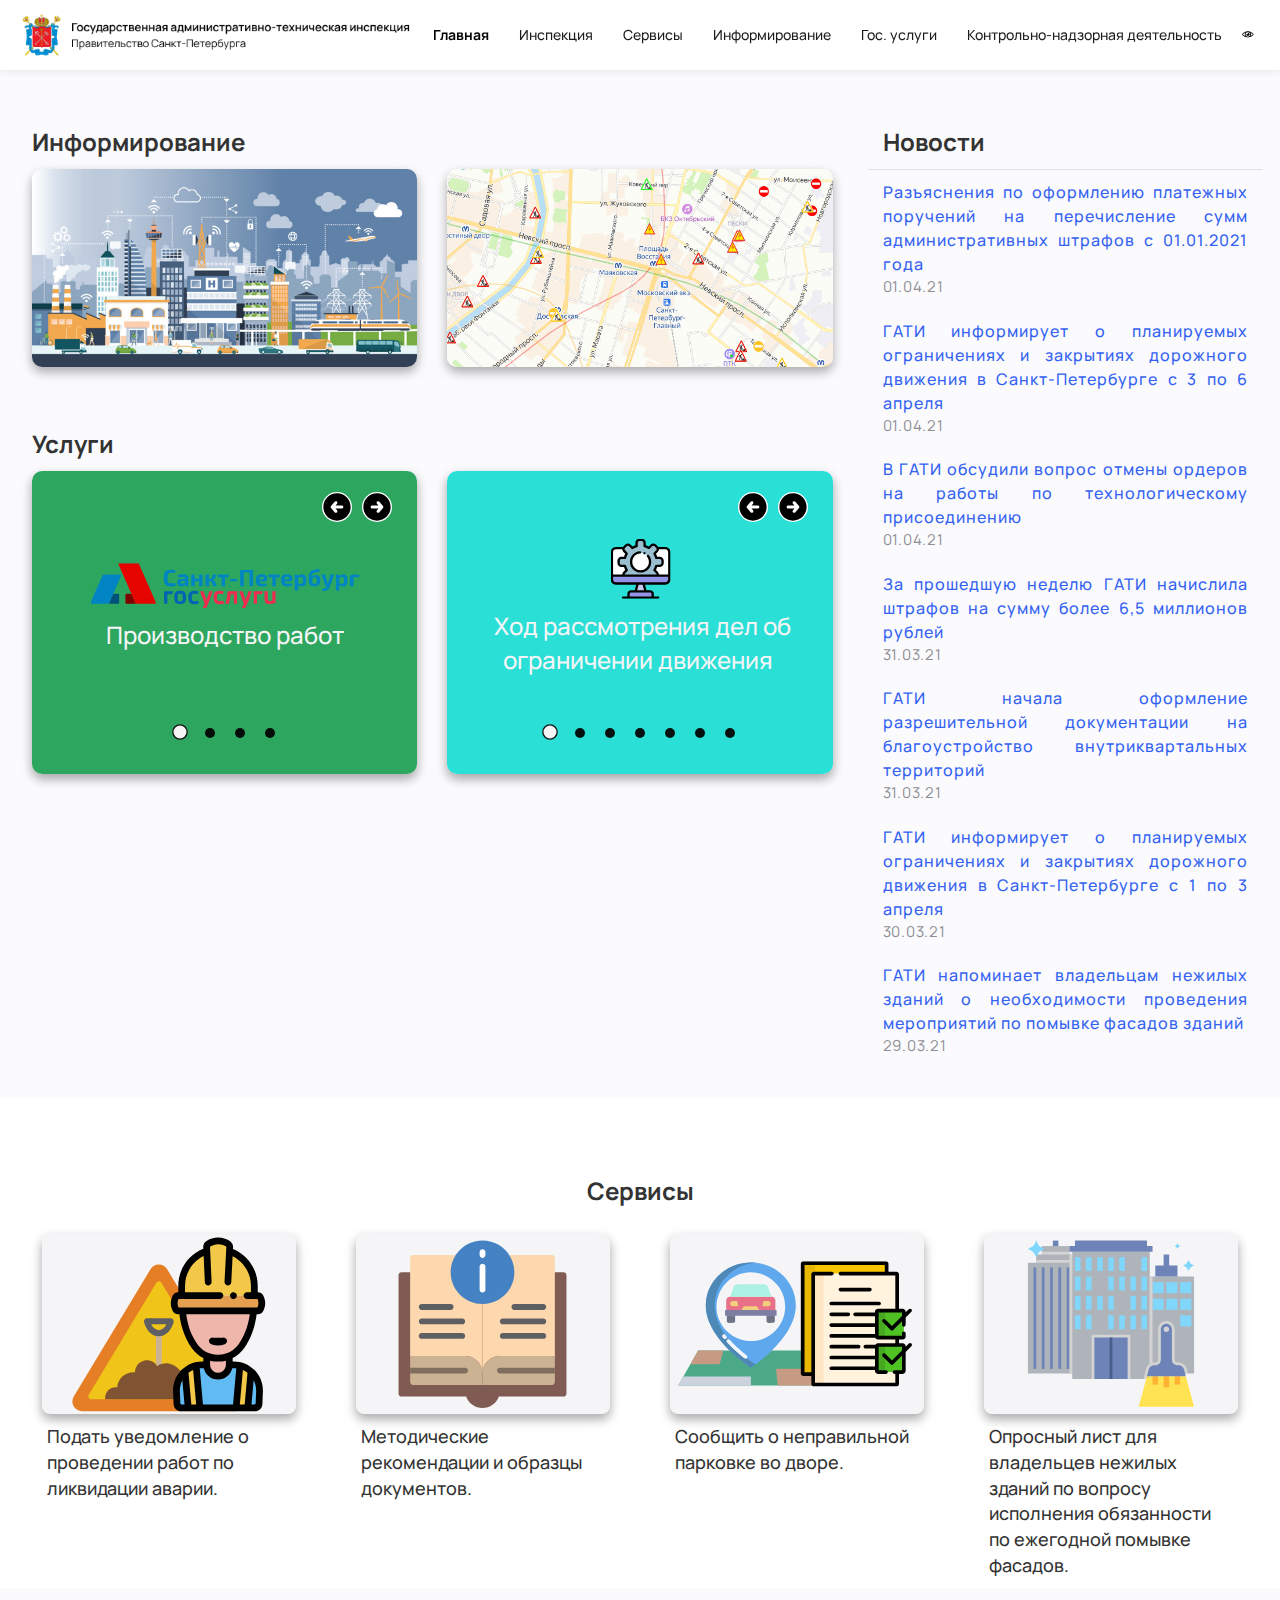
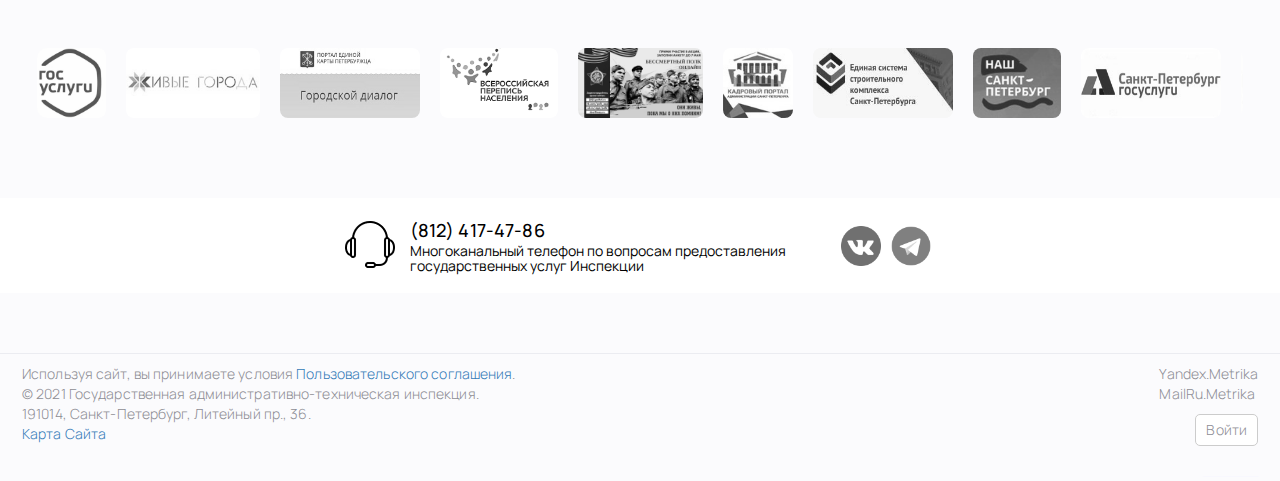
<file: index.html>
<!DOCTYPE html>
<html lang="ru">  
<head>
    <meta charset="UTF-8">
    <meta http-equiv="Content-Type" content="text/html; charset=UTF-8">
    <meta name="viewport" content="width=device-width, user-scalable=no, initial-scale=1.0, maximum-scale=1.0, minimum-scale=1.0, viewport-fit=cover">

    <title>ГАТИ</title>
    <link rel="icon" href="./img/icons/gerb_spb.png" sizes="50vw" type="image/png+xml">

    <link rel="stylesheet" href="./css/style.css">
    <link rel="stylesheet" href="./css/mobile-style.css">
    <link rel="stylesheet" href="./css/bootstrap.min.css">
	  <script src="./js/jquery-3.5.1.min.js"></script>

		<link rel="stylesheet" href="https://stackpath.bootstrapcdn.com/bootstrap/3.4.1/css/bootstrap.min.css" integrity="sha384-HSMxcRTRxnN+Bdg0JdbxYKrThecOKuH5zCYotlSAcp1+c8xmyTe9GYg1l9a69psu" crossorigin="anonymous">
		<link rel="stylesheet" href="https://stackpath.bootstrapcdn.com/bootstrap/3.4.1/css/bootstrap-theme.min.css" integrity="sha384-6pzBo3FDv/PJ8r2KRkGHifhEocL+1X2rVCTTkUfGk7/0pbek5mMa1upzvWbrUbOZ" crossorigin="anonymous">
		<script src="https://stackpath.bootstrapcdn.com/bootstrap/3.4.1/js/bootstrap.min.js" integrity="sha384-aJ21OjlMXNL5UyIl/XNwTMqvzeRMZH2w8c5cRVpzpU8Y5bApTppSuUkhZXN0VxHd" crossorigin="anonymous"></script>
    
    <link rel="stylesheet" type="text/css" href="./js/slick.css"/>
    <link rel="stylesheet" type="text/css" href="./js/slick-theme.css"/>      
	  <script type="text/javascript" src="./js/slick.min.js"></script>
    
</head>
<body>
  <header class="header">
    <div class="header__container">
      <div class="block__logo">
        <a href="./index.html">
          <div class="logo"><img src="./img/icons/header-logo-3.png" alt=""></div>
          <div class="mob_logo"><img src="./img/icons/ADMIN.png" alt=""></div>
        </a>
      </div>
      
      <div class="header__menu menu">
        <div class="menu__icon">
          <span></span>
        </div>
        <nav class="menu__body">
          <ul class="menu__list">
            <li class="link_active"><a href="../index.html" class="menu__link main_link">Главная</a></li>
            <li class="drop__link">
              <span class="menu__link">Инспекция</span>
              <span class="menu__arrow"></span>
              <ul class="menu__sub-list">
                <li><a class="menu__sub-link" href="https://www.gov.spb.ru/gov/otrasl/inspek/information/">Об Инспекции</a></li>
                <li><a class="menu__sub-link" href="https://www.gov.spb.ru/gov/otrasl/inspek/information/polnomoch/">Полномочия, задачи, услуги и функции ГАТИ</a></li>
                <li><a class="menu__sub-link" href="https://www.gov.spb.ru/gov/otrasl/inspek/svedenija-o-rukovoditeljah/" target="_blank">Руководство Инспекции</a></li>
                <li class="divider-new"><a class="menu__sub-link" href="index.php?option=com_content&view=article&id=144&Itemid=170">Кадры</a></li>
                <li class="divider-new"><a class="menu__sub-link" href="docs/reg258.pdf">Реквизиты</a></li>
                <li><a class="menu__sub-link" href="index.php?option=com_content&view=article&id=120&Itemid=137">Соглашения о Межведомственном взаимодействии</a></li>
                <li><a class="menu__sub-link" href="index.php?option=com_content&view=article&id=143&Itemid=166">Обжалование Гос. услуг</a></li>
                <li><a class="menu__sub-link" href="index.php?option=com_content&view=article&id=1047&Itemid=170">Антимонопольное законодательство</a></li>
                <li class="divider-new"><a class="menu__sub-link" href="https://www.gov.spb.ru/gov/otrasl/inspek/protivodejstvie-korrupcii/" target="_blank">Противодействие коррупции</a></li>
                <li><a class="menu__sub-link" href="index.php?option=com_content&view=category&layout=blog&id=50&Itemid=183">Новости</a></li>
                <li class="divider-new"><a class="menu__sub-link" href="index.php?option=com_content&view=category&layout=blog&id=51&Itemid=181">Мероприятия</a></li>
                <!--
                <? $user =&JFactory::getUser();
                if (($user->username=='pressa'))
                {
                echo '<li><a class="menu__sub-link" href="index.php?option=com_content&view=article&layout=form">Создать Новость</a></li>';
                echo '<li><a class="menu__sub-link" href="index.php?option=com_content&view=article&id=153">Авторизация</a></li>';
                }
                ?>
                -->
                
                <li><a class="menu__sub-link" href="index.php?option=com_xmap&sitemap=1&Itemid=169">Карта Сайта</a></li>
              </ul>
            </li>
            <li class="drop__link">
              <span class="menu__link">Сервисы</span>
              <span class="menu__arrow"></span>
              <ul class="menu__sub-list">
                <li><a class="menu__sub-link" href="index.php?option=com_content&view=article&id=101&Itemid=128">Картографические сервисы</a></li>
                <li><a class="menu__sub-link" href="index.php?option=com_content&view=article&id=100&Itemid=128">Адресные программы</a></li>
                <li><a class="menu__sub-link" href="index.php?option=com_content&view=article&id=101&Itemid=128">Ордера на работы</a></li>
                <li><a class="menu__sub-link" href="index.php?option=com_content&view=article&id=102&Itemid=128">Общий запрос</a></li>
                <li><a class="menu__sub-link" href="index.php?option=com_content&view=article&id=103&Itemid=128">Гарантийные адреса</a></li>
                <li><a class="menu__sub-link" href="index.php?option=com_content&view=article&id=104&Itemid=128">Административные нарушения</a></li>
                <li><a class="menu__sub-link" href="index.php?option=com_content&view=article&id=105&Itemid=128">Зимняя уборка</a></li>              
                <li><a class="menu__sub-link" href="http://xc.gati-online.ru/hs">Электронный кабинет подготовки и подачи документов</a></li>
                <li><a class="menu__sub-link" href="http://www.gati-online.ru/opendata">Открытые данные</a></li>
                <li><a class="menu__sub-link" href="http://xc.gati-online.ru/gpr/index.php">Система планирования и координации работ</a></li>
                <li><a class="menu__sub-link" href="http://xc.gati-online.ru/gpr/chart.php">Готовность к получению ордера</a></li>               
                <li><a class="menu__sub-link" href="http://gati-online.ru/docs/exc.exe">Приложение для создания подписи файлов</a></li>
                <li><a class="menu__sub-link" href="http://gati-online.ru/docs/PSPMerge.exe">Приложение для объединения PSP файлов</a></li>
                <li><a class="menu__sub-link" href="index.php?option=com_content&view=article&id=88&Itemid=140">Модуль формирования .PSP для AutoCad</a></li>
              </ul>
            </li>
            <li class="drop__link">
              <span class="menu__link">Информирование</span>
              <span class="menu__arrow"></span>
              <ul class="menu__sub-list">
                <li><a class="menu__sub-link" href="index.php?option=com_quickfaq&view=category&cid=1&Itemid=114">Информация ГАТИ об ограничениях движения</a></li>
                <li><a class="menu__sub-link" href="index.php?option=com_quickfaq&view=category&cid=2&Itemid=184">Ограничения движения на КАД</a></li>
                <li class="divider-new"><a class="menu__sub-link" href="index.php?option=com_content&view=article&id=1384">Ограничения движения в рамках содержания а/д</a></li>
                <li><a class="menu__sub-link" href="index.php?option=com_content&view=article&id=132&Itemid=83">Перечень рассматриваемых административных дел</a></li> 
                <li class="divider-new"><a class="menu__sub-link" href="index.php?option=com_content&view=article&id=54&Itemid=81">Ход рассмотрения дел об огранич. движения</a></li>             
                <li><a class="menu__sub-link" href="index.php?option=com_content&view=article&id=226&Itemid=146">	Общественное обсуждение проектов документов стратегического планирования Санкт-Петербурга</a></li>
                <li><a class="menu__sub-link" href="index.php?option=com_content&view=article&id=116&Itemid=146">Проекты НПА и административных регламентов</a></li>
                <li><a class="menu__sub-link" href="index.php?option=com_content&view=article&id=455&Itemid=201">Законодательство</a></li>
                <li class="divider-new"><a class="menu__sub-link" href="index.php?option=com_content&view=article&id=1100&Itemid=201">Общественный совет при Инспекции</a></li>               
                <li><a class="menu__sub-link" href="/index.php?option=com_content&view=article&id=64&Itemid=100">Методические рекомендации и образцы документов</a></li>
              </ul>
            </li>
            <li class="drop__link">
              <span class="menu__link">Гос. услуги</span>
              <span class="menu__arrow"></span>
              <ul class="menu__sub-list">
                <li><a class="menu__sub-link" href="./gosuslugi/order.html#order">Оформление ордера на производство земляных работ</a></li>
                <li><a class="menu__sub-link" href="./gosuslugi/order.html#adres">Включение работ в адресную программу</a></li>
                <li><a class="menu__sub-link" href="./gosuslugi/order.html#ogran">Оформление распоряжения об ограничении движения</a></li>
                <li><a class="menu__sub-link" href="./gosuslugi/order.html#avariya">Доступ к кабинету владельца инженерных сетей и иных объектов</a></li>
              </ul>
            </li>
            <li class="drop__link">
              <span class="menu__link">Контрольно-надзорная деятельность</span>
              <span class="menu__arrow"></span>
              <ul class="menu__sub-list">
                <li><a class="menu__sub-link" href="https://www.gov.spb.ru/gov/otrasl/inspek/kontrolno-nadzornaya-deyatelnost/">Контрольно-надзорная деятельность</a></li>
                <li><a class="menu__sub-link" href="https://www.gov.spb.ru/gov/otrasl/inspek/kontrolno-nadzornaya-deyatelnost/perechen-obyazatelnyh-trebovanij/">Перечень обязательных требований</a></li>
                <li><a class="menu__sub-link" href="https://www.gov.spb.ru/gov/otrasl/inspek/kontrolno-nadzornaya-deyatelnost/risk-orientirovannyj-podhod/">Риск-ориентированный подход</a></li>
                <li><a class="menu__sub-link" href="https://www.gov.spb.ru/gov/otrasl/inspek/kontrolno-nadzornaya-deyatelnost/plan-proverok/">План проверок</a></li>
                <li><a class="menu__sub-link" href="https://www.gov.spb.ru/gov/otrasl/inspek/kontrolno-nadzornaya-deyatelnost/check_result/">Результаты проверок</a></li>
                <li><a class="menu__sub-link" href="https://www.gov.spb.ru/gov/otrasl/inspek/kontrolno-nadzornaya-deyatelnost/publichnye-meropriyatiya/">Публичные мероприятия по обсуждению правоприменительной практики</a></li>
                <li><a class="menu__sub-link" href="http://gov.spb.ru/gov/otrasl/inspek/kontrolno-nadzornaya-deyatelnost/informacionnye-materialy/">Информационные материалы и профилактика нарушений обязательных требований</a></li>
                <li><a class="menu__sub-link" href="http://gov.spb.ru/gov/otrasl/inspek/statistic/svedeniya-ob-ispolzovanii-byudzheta/" target="_blank">Сведения об использовании бюджета</a></li>
                <li><a class="menu__sub-link" href="docs/anketa.docx" target="_blank">Анкета для проведения опроса</a></li>
                <li><a class="menu__sub-link" href="https://www.gov.spb.ru/gov/otrasl/inspek/kontrolno-nadzornaya-deyatelnost/informacionnye-materialy/programma-po-profilaktike-narushenij-obyazatelnyh-trebovanij-zakonodat/" target="_blank">Программа по профилактике нарушений обязательных требований законодательства</a></li>
                <li><a class="menu__sub-link" href="https://www.gov.spb.ru/gov/otrasl/inspek/kontrolno-nadzornaya-deyatelnost/informacionnye-materialy/obobshenie-praktik-osushestvleniya-vidov-gkn/" target="_blank">Обобщение практик осуществления видов ГКН</a></li>
                <li><a class="menu__sub-link" href="https://www.gov.spb.ru/gov/otrasl/inspek/kontrolno-nadzornaya-deyatelnost/informacionnye-materialy/rukovodstvo-po-soblyudeniyu-obyazatelnyh-trebovanij/" target="_blank">Руководство по соблюдению обязательных требований</a></li>
                <li><a class="menu__sub-link" href="docs/reg173.pdf" target="_blank">Наиболее частые случаи нарушений</a></li>
                <li><a class="menu__sub-link" href="docs/reg263.pdf" target="_blank">Сведения об организациях, осуществляющих уборку внутриквартальных территорий в 2020 году</a></li>
              </ul>
            </li>
          </ul>
        </nav>
      </div>
      <div class="block__visual">
        <div class="logo-visual">
          <img src="./img/icons/eye-icon-1.png" class="visuall__logo">
          <span class="menu__link vis_text">для слабовидящих</span>
          <ul class="menu__sub-list">
            <li><a class="menu__sub-link" onclick="zoompl();return false;">Увеличить текст</a></li>
            <li><a class="menu__sub-link" onclick="zoommn();return false;">Уменьшить текст</a></li>
            <li><a class="menu__sub-link" onclick="gray();return false;">Изменить контрастность</a></li>
            <li><a class="menu__sub-link" onclick="reset();return false;">Сбросить все</a></li>
          </ul>
        </div>
      </div>
    </div>
  </header>



  <main class="block__main">
    <section class="slider-top">
      <div class="main-top-container">
        <div class="row">
          <!-- lEFT BLOCK CONTENT -->
          <div class="col-xs-12 col-sm-12 col-md-12 col-lg-8 main-left-content">
            <div class="row inform">
              <div class="block-content-name">
                <span>Информирование</span>
              </div>
            </div>
            <!-- MAP SERVICES -->
            <div class="row">
              <div class="col-xs-12 col-sm-12 col-md-6 col-lg-6 top-map">
                <div class="map_block">
                  <a class="titlemap" data-text="ГИС ОГС. Ордера на работы" href="https://public.pob.adc.spb.ru/map">
                    <!--<div class="map-container">
                      <p>ГИС ОГС. Ордера на работы</p>
                    </div>-->
                    <div class="text">
                      <h3>ГИС ОГС. Ордера на работы</h3>
                    </div>
                    <img src="./img/slider/pob_adc_spb.jpg" class="img-map" alt="" width="100%"> 
                  </a>
                </div>
              </div>
              <div class="col-xs-12 col-sm-12 col-md-6 col-lg-6 top-map">
                <div class="map_block">
                  <a class="titlemap" data-text="Ограничения движения на карте" href="/index.php?option=com_content&amp;view=article&amp;id=76&amp;Itemid=100">
                    <!--<div class="map-container">
                      <p>Ограничения движения на карте</p>
                    </div>-->
                    <div class="text">
                      <h3>Ограничения движения на карте</h3>
                    </div>
                    <img src="./img/slider/map__gati.png" border="1" class="img-map" alt="" width="100%">
                  </a>
                </div>
              </div>
            </div>
            
            <div class="row uslugi">
              <div class="block-content-name">
                <span>Услуги</span>
              </div>
            </div>
            <div class="row">

              <div class="col-xs-12 col-sm-12 col-md-6 col-lg-6 bot-slide">
                <div class="sliderban_1">
                  <div class="slider _three" onclick="window.location='./gosuslugi/order.html#order'">
                      <div class="sl">
                          <div class="sl-text"></div>
                          <div class="sl_h1">
                              <span>Производство работ</span>
                          </div>
                      </div>    
                  </div>
                  <div class="slider _one" onclick="window.location='./gosuslugi/order.html#adres'">
                      <div class="sl">
                          <div class="sl-text"></div>
                          <div class="sl_h1">
                              <span>Адресные программы</span>
                          </div>
                      </div>
                  </div>
                  <div class="slider _two" onclick="window.location='./gosuslugi/order.html#ogran'">
                      <div class="sl">
                          <div class="sl-text"></div>
                          <div class="sl_h1">
                              <span>Ограничение движения</span>
                          </div>
                      </div>
                  </div>
                  <div class="slider _three" onclick="window.location='./gosuslugi/order.html#avariya'">
                    <div class="sl">
                        <div class="sl-text"></div>
                        <div class="sl_h1">
                            <span>Кабинет владельца инженерных сетей</span>
                        </div>
                    </div>
                </div>
                </div>
              </div>

              <div class="col-xs-12 col-sm-12 col-md-6 col-lg-6 bot-slide">
                <div class="sliderban_1 slide_two">
                  <div class="slider _one" onclick="window.location='index.php?option=com_content&view=article&id=54&Itemid=81'">
                      <div class="sl">
                          <div class="sl-text_1"></div>
                          <div class="sl_h1">
                              <span>Ход рассмотрения дел об ограничении движения</span>
                          </div>
                      </div>    
                  </div>
                  <div class="slider _two" onclick="window.location='index.php?option=com_wrapper&view=wrapper&Itemid=82'">
                      <div class="sl">
                          <div class="sl-text_1"></div>
                          <div class="sl_h1">
                              <span>Справка о состоянии дел</span>
                          </div>
                      </div>
                  </div>
                  <div class="slider _three" onclick="window.location='index.php?option=com_content&view=article&id=132&Itemid=83'">
                      <div class="sl">
                          <div class="sl-text_1"></div>
                          <div class="sl_h1">
                              <span>Перечень рассматриваемых административных дел</span>
                          </div>
                      </div>
                  </div>
                  <div class="slider _one" onclick="window.location=''">
                      <div class="sl">
                          <div class="sl-text_1"></div>
                          <div class="sl_h1">
                              <span>Запрос для согласований</span>
                          </div>
                      </div>    
                  </div>
                  <div class="slider _two" onclick="window.location='http://xc.gati-online.ru/hs/?ent=y'">
                      <div class="sl">
                          <div class="sl-text_1"></div>
                          <div class="sl_h1">
                              <span>Кабинет тех. присоединении</span>
                          </div>
                      </div>
                  </div>
                  <div class="slider _three" onclick="window.location='http://www.gati-online.ru/opendata/'" >
                      <div class="sl">
                          <div class="sl-text_1"></div>
                          <div class="sl_h1">
                              <span>Открытые данные</span>
                          </div>
                      </div>
                  </div>
                  <div class="slider _two" onclick="window.location='http://xc.gati-online.ru/gpr/chart.php'">
                    <div class="sl">
                        <div class="sl-text_1"></div>
                        <div class="sl_h1">
                            <span>Готовность к получению ордера</span>
                        </div>
                    </div>
                  </div>
                </div>
              </div>
            </div>
          </div>
          <!-- RIGHT BLOCK CONTENT -->
          <div class="col-xs-12 col-sm-12 col-md-12 col-lg-4 main-right-content">
            <div class="row news">
              <div class="block-content-name block-news">
                <span>Новости</span>
              </div>
            </div>
            <!-- NEWS BLOCK -->

            <div class="tab-panel" id="news-column-tab" role="tabpanel" aria-labelledby="news-column-tab">
              <ul class="news-column-list">
                <li class="news-column-item">
                  <a href="#" class="news-column-title">Разъяснения по оформлению платежных поручений на перечисление сумм административных штрафов с 01.01.2021 года</a>
                  <div class="news-column-date">01.04.21</div>
                </li>

                <li class="news-column-item">
                  <a href="#" class="news-column-title">ГАТИ информирует о планируемых ограничениях и закрытиях дорожного движения в Санкт-Петербурге с 3 по 6 апреля</a>
                  <div class="news-column-date">01.04.21</div>
                </li>

                <li class="news-column-item">
                  <a href="#" class="news-column-title">В ГАТИ обсудили вопрос отмены ордеров на работы по технологическому присоединению</a>
                  <div class="news-column-date">01.04.21</div>
                </li>

                <li class="news-column-item">
                  <a href="#" class="news-column-title">За прошедшую неделю ГАТИ начислила штрафов на сумму более 6,5 миллионов рублей</a>
                  <div class="news-column-date">31.03.21</div>
                </li>

                <li class="news-column-item">
                  <a href="#" class="news-column-title">ГАТИ начала оформление разрешительной документации на благоустройство внутриквартальных территорий</a>
                  <div class="news-column-date">31.03.21</div>
                </li>

                <li class="news-column-item">
                  <a href="#" class="news-column-title">ГАТИ информирует о планируемых ограничениях и закрытиях дорожного движения в Санкт-Петербурге с 1 по 3 апреля</a>
                  <div class="news-column-date">30.03.21</div>
                </li>

                <li class="news-column-item">
                  <a href="#" class="news-column-title">ГАТИ напоминает владельцам нежилых зданий о необходимости проведения мероприятий по помывке фасадов зданий</a>
                  <div class="news-column-date">29.03.21</div>
                </li>
              </ul>
            </div>

          </div>
        </div> 
      </div>
    </section>
    
    <section class="main-bottom-content">
      <div class="but-div">
        <div class="row block-content-service">
          <div>
            <h3>Сервисы</h3>
          </div>
        </div>
        <div class="row">
          <div class="col-xs-12 col-sm-12 col-md-3 col-lg-3 uslugi-btn">
            <div class="clearfix">
              <div class="uslugi_img_1"><p><a title="Подать уведомление о проведении работ по ликвидации аварии" href="http://xc.gati-online.ru/hs/z/zod3.php"><img class="btn-img" src="./img/content/avariyka.svg" alt="..."></a></p></div>
              <p>Подать уведомление о проведении работ по ликвидации аварии.</p>
            </div> 
          </div>
          <div class="col-xs-12 col-sm-12 col-md-3 col-lg-3 uslugi-btn">
            <div class="clearfix">
              <div class="uslugi_img_1"><p><a title="Методические рекомендации и образцы документов" href="http://gati-online.ru/index.php?option=com_content&view=article&id=64&Itemid=100"><img class="btn-img" src="./img/content/instructions.svg" alt="..."></a></p></div>
              <p>Методические рекомендации и образцы документов.</p>
            </div> 
          </div>
          <div class="col-xs-12 col-sm-12 col-md-3 col-lg-3 uslugi-btn">
            <div class="clearfix">
              <div class="uslugi_img_1"><p><a title="Сообщить о неправильной парковке во дворе" href="http://xc.gati-online.ru/ch/park_check.php"><img class="btn-img uslugi_img_3" src="./img/content/park_check.svg" alt="..."></a></p></div>
              <p>Сообщить о неправильной парковке во дворе.</p>
            </div> 
          </div>
          <div class="col-xs-12 col-sm-12 col-md-3 col-lg-3 uslugi-btn">
            <div class="clearfix">
              <div class="uslugi_img_1"><p><a title="Опросный лист для владельцев нежилых зданий по вопросу исполнения обязанности по ежегодной помывке фасадов" href="http://xc.gati-online.ru/db/in2.php"><img class="btn-img" src="./img/content/architecture.svg" alt="..."></a></p></div>
              <p>Опросный лист для владельцев нежилых зданий по вопросу исполнения обязанности по ежегодной помывке фасадов.</p>
            </div> 
          </div>
        </div>
      </div>
    </section>

    <section class="banner-content">
      <div class="banner_container">
        <div class="row">
          <div class="col-sm-12 col-md-12 col-lg-12">
            <div class="sliderban">
              <div class="baners" ><a href="http://2021.polkrf.ru/?utm_source=media_websites&utm_medium=banner&utm_campaign=polk_online" target="_blank"><img  class="banimg" src="./img/images/ban_bes_polk.jpg "/></a></div>
              <div class="baners" ><a href="#" target="_blank"><img  class="banimg" src="./img/images/ban_hr.jpg "/></a></div>
              <div class="baners" ><a href="#" target="_blank"><img  class="banimg" src="./img/images/ban_essk3.jpg "/></a></div>
              <div class="baners" ><a href="#" target="_blank"><img  class="banimg" src="./img/images/ban_nspb.jpg "/></a></div>
              <div class="baners" ><a href="#" target="_blank"><img  class="banimg" src="./img/images/ban_guspb.jpg "/></a></div>
              <div class="baners" ><a href="#" target="_blank"><img  class="banimg" src="./img/images/ban_rgis.jpg "/></a></div>
              <div class="baners" ><a href="#" target="_blank"><img  class="banimg" src="./img/images/ban_bg.png "/></a></div>
              <div class="baners" ><a href="#" target="_blank"><img  class="banimg" src="./img/images/ban_nk.jpg "/></a></div>
              <div class="baners" ><a href="#" target="_blank"><img  class="banimg" src="./img/images/ban_esia.jpg "/></a></div>
              <div class="baners" ><a href="#" target="_blank"><img  class="banimg" src="./img/images/ban_kal_1.jpg "/></a></div>
              <div class="baners" ><a href="#" target="_blank"><img  class="banimg" src="./img/images/ban_fns_2.png "/></a></div>
              <div class="baners" ><a href="#" target="_blank"><img  class="banimg" src="./img/images/ban_gosuslugi.jpg "/></a></div>
              <div class="baners" ><a href="#" target="_blank"><img  class="banimg" src="./img/images/ban_lc.jpg "/></a></div>
              <div class="baners" ><a href="#" target="_blank"><img  class="banimg" src="./img/images/ban_gor_dialog.jpg "/></a></div>
              <div class="baners" ><a href="#" target="_blank"><img  class="banimg" src="./img/images/ban_perepis.jpg "/></a></div>
            </div>
          </div>   
        </div>
      </div>
    </section>
    <section class="support-section">
      <div class="support-container">
        <div class="sup__flex">
          <div class="sup-img">
            <img src="./img/icons/support-icon.png">
          </div>
          <div class="support-block support-title">
            <a class="support-number" href="tel:8124174786"><h4>(812) 417-47-86</h4></a>
            <span>Многоканальный телефон по вопросам предоставления<br />государственных услуг Инспекции</span>
          </div>
        </div>
        <div class="social-row">
          <a href="https://vk.com/gatispb" target="_blank" class="social-link" title="VK"><div class="vk"></div></a>
          <a href="https://t.me/GATISpb" target="_blank" class="social-link" title="Telegram"><div class="telegram"></div></a>
        </div>
      </div>
    </section>
  </main>
  <footer>
    <section class="footer-bottom-content">
      <div class="footer-bottom-container">
        <div class="footer-bottom">
          <div class="_row">
            <div>
              <div class="footer-text">Используя сайт, вы принимаете условия  <a href="http://gati-online.ru/docs/reg292.pdf">Пользовательского соглашения</a>.</div>
              <div class="footer-text">© 2021 Государственная административно-техническая инспекция.</div>
              <div class="footer-text">191014, Санкт‑Петербург, Литейный пр., 36.</div>
              <div class="footer-text"><a href="index.php?option=com_xmap&sitemap=1&Itemid=169">Карта Сайта</a></div>
            </div>
            <div>
              <div class="footer-text">Yandex.Metrika</div>
              <div class="footer-text">MailRu.Metrika</div>
              <div class="login__button dropup">
                <a class="login" href="#" role="button" id="dropdownMenuBut" data-toggle="dropdown" aria-haspopup="true" aria-expanded="false">
                    <span>Войти</span>
                </a>
                <div class="dropdown-menu dropdown-menu-right login__drop" aria-labelledby="dropdownMenuBut">
                  <form method="post" name="login" id="form-login">
                    <p id="form-login-username">
                      <label for="modlgn_username" style="float:left">Логин</label>
                      <br>
                      <input id="auth_name" type="text" name="auth_name" class="form-control inputbox" alt="username" size="10">
                      <br>
                      <label for="modlgn_passwd" style="float:left">Пароль</label>
                      <br>
                      <input id="auth_pass" type="password" name="auth_pass" class="form-control inputbox" size="10" alt="password">
                      <br>
                      <input type="submit" name="Submit" class="btn button" value="Войти">
                    </p>
                  </form>
                </div>
              </div>
              <div class="footer-text _secret"><a href="index.php?option=com_content&view=article&id=231&Itemid=192">______</a></div>
            </div>
          </div>
        </div>
      </div>
    </section>
  </footer>
  <div>
    <script src="./js/customjs.js"></script>
  </div>
</body>
</html>
</file>
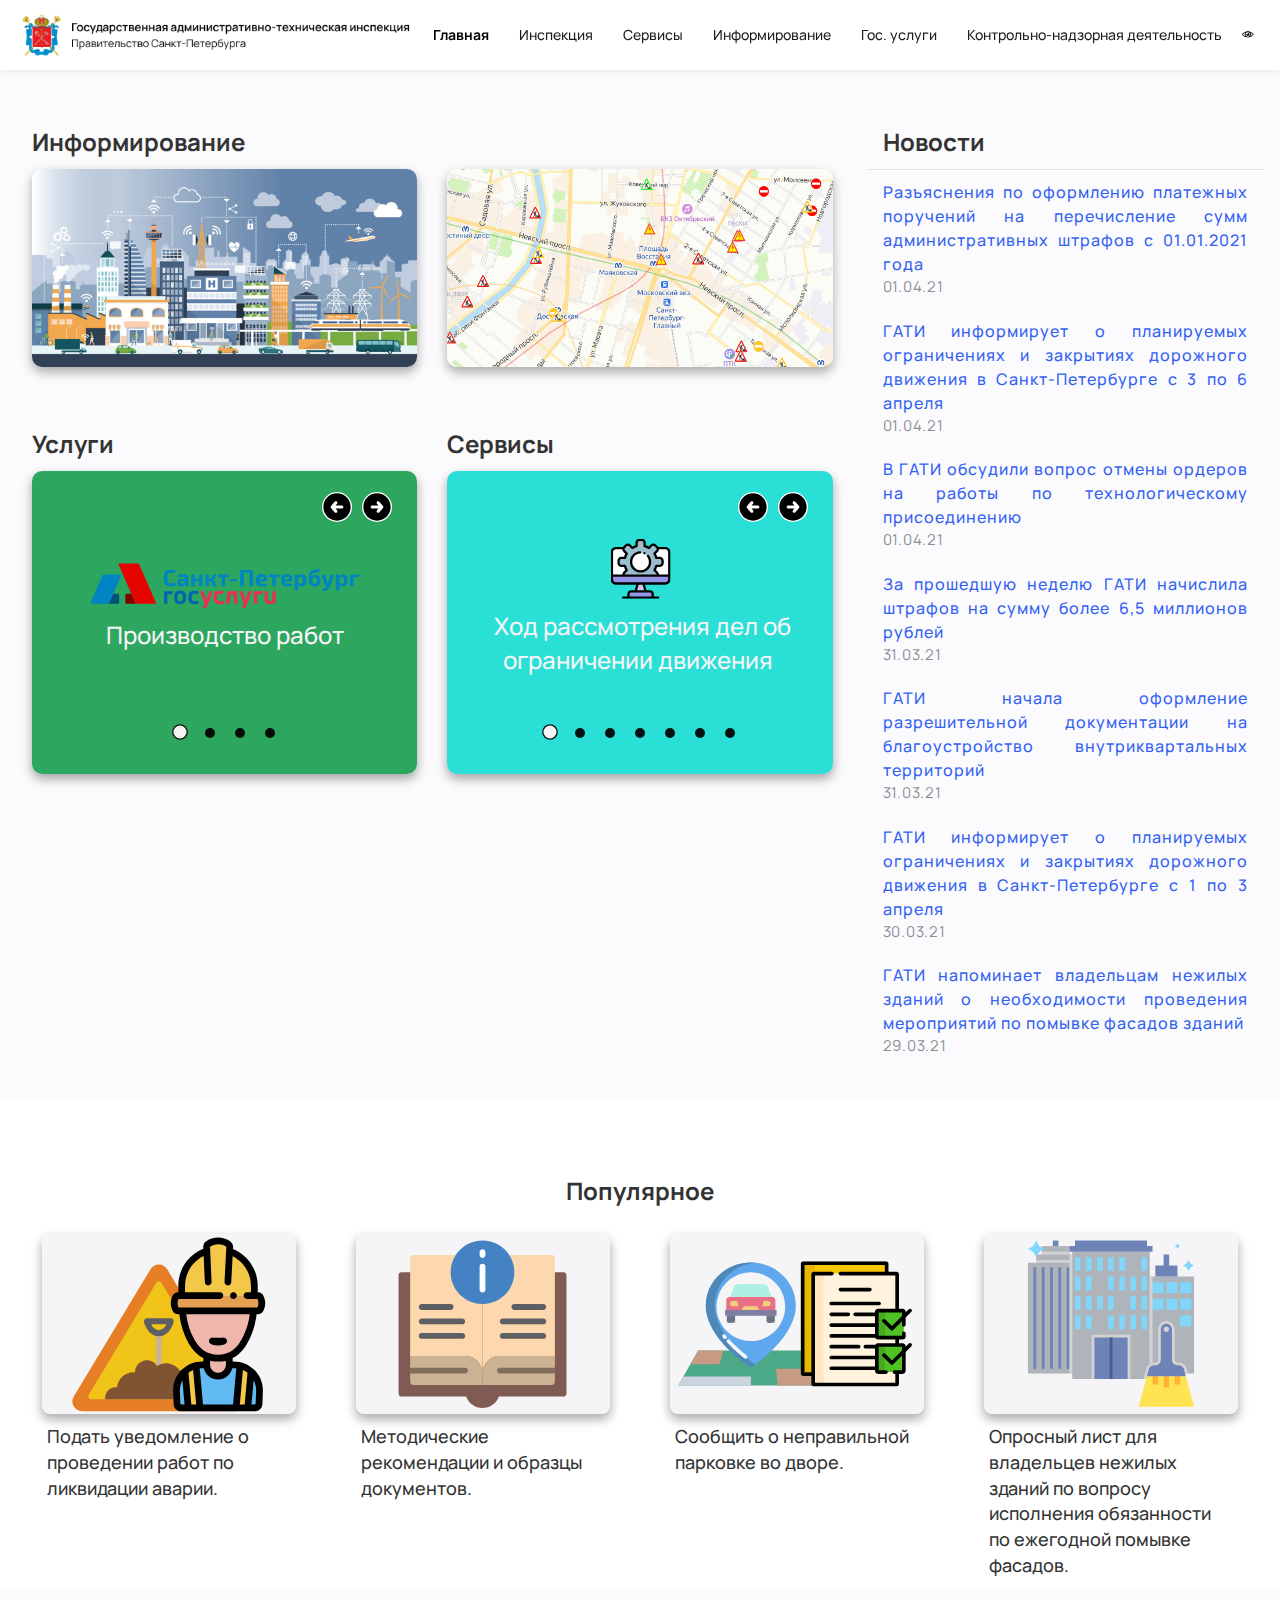
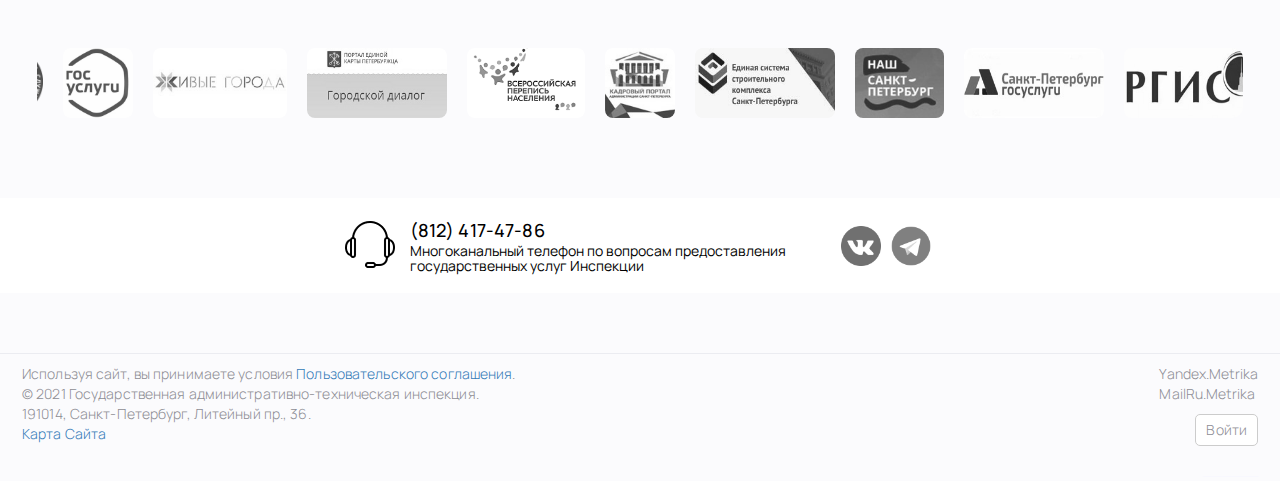
<file: test_index.html>
<!DOCTYPE html>
<html lang="ru">  
<head>
    <meta charset="UTF-8">
    <meta http-equiv="Content-Type" content="text/html; charset=UTF-8">
    <meta name="viewport" content="width=device-width, user-scalable=no, initial-scale=1.0, maximum-scale=1.0, minimum-scale=1.0, viewport-fit=cover">

    <title>Государственная административно-техническая инспекция</title>
    <link rel="icon" href="./img/icons/gerb_spb.png" sizes="50vw" type="image/png+xml">

    <link rel="stylesheet" href="./css/style.css">
    <link rel="stylesheet" href="./css/mobile-style.css">
    <link rel="stylesheet" href="./css/bootstrap.min.css">
	  <script src="./js/jquery-3.5.1.min.js"></script>

		<link rel="stylesheet" href="https://stackpath.bootstrapcdn.com/bootstrap/3.4.1/css/bootstrap.min.css" integrity="sha384-HSMxcRTRxnN+Bdg0JdbxYKrThecOKuH5zCYotlSAcp1+c8xmyTe9GYg1l9a69psu" crossorigin="anonymous">
		<link rel="stylesheet" href="https://stackpath.bootstrapcdn.com/bootstrap/3.4.1/css/bootstrap-theme.min.css" integrity="sha384-6pzBo3FDv/PJ8r2KRkGHifhEocL+1X2rVCTTkUfGk7/0pbek5mMa1upzvWbrUbOZ" crossorigin="anonymous">
		<script src="https://stackpath.bootstrapcdn.com/bootstrap/3.4.1/js/bootstrap.min.js" integrity="sha384-aJ21OjlMXNL5UyIl/XNwTMqvzeRMZH2w8c5cRVpzpU8Y5bApTppSuUkhZXN0VxHd" crossorigin="anonymous"></script>
    
    <link rel="stylesheet" type="text/css" href="./js/slick.css"/>
    <link rel="stylesheet" type="text/css" href="./js/slick-theme.css"/>      
	  <script type="text/javascript" src="./js/slick.min.js"></script>
    
</head>
<body>
  <header class="header">
    <div class="header__container">
      <div class="block__logo">
        <a href="#">
          <div class="logo"><img src="./img/icons/header-logo-3.png" alt=""></div>
          <div class="mob_logo"><img src="./img/icons/ADMIN.png" alt=""></div>
        </a>
      </div>
      
      <div class="header__menu menu">
        <div class="menu__icon">
          <span></span>
        </div>
        <nav class="menu__body">
          <ul class="menu__list">
            <li class="link_active"><a href="#" class="menu__link main_link">Главная</a></li>
            <li class="drop__link">
              <span class="menu__link">Инспекция</span>
              <span class="menu__arrow"></span>
              <ul class="menu__sub-list">
                <li><a class="menu__sub-link" href="https://www.gov.spb.ru/gov/otrasl/inspek/information/">Об Инспекции</a></li>
                <li><a class="menu__sub-link" href="https://www.gov.spb.ru/gov/otrasl/inspek/information/polnomoch/">Полномочия, задачи, услуги и функции ГАТИ</a></li>
                <li><a class="menu__sub-link" href="https://www.gov.spb.ru/gov/otrasl/inspek/svedenija-o-rukovoditeljah/" target="_blank">Руководство Инспекции</a></li>
                <li class="divider-new"><a class="menu__sub-link" href="http://gati-online.ru/index.php?option=com_content&view=article&id=144&Itemid=170">Кадры</a></li>
                <li class="divider-new"><a class="menu__sub-link" href="http://gati-online.ru/docs/reg258.pdf">Реквизиты</a></li>
                <li><a class="menu__sub-link" href="http://gati-online.ru/index.php?option=com_content&view=article&id=120&Itemid=137">Соглашения о Межведомственном взаимодействии</a></li>
                <li><a class="menu__sub-link" href="http://gati-online.ru/index.php?option=com_content&view=article&id=143&Itemid=166">Обжалование Гос. услуг</a></li>
                <li><a class="menu__sub-link" href="http://gati-online.ru/index.php?option=com_content&view=article&id=1047&Itemid=170">Антимонопольное законодательство</a></li>
                <li class="divider-new"><a class="menu__sub-link" href="https://www.gov.spb.ru/gov/otrasl/inspek/protivodejstvie-korrupcii/" target="_blank">Противодействие коррупции</a></li>
                <li><a class="menu__sub-link" href="http://gati-online.ru/index.php?option=com_content&view=category&layout=blog&id=50&Itemid=183">Новости</a></li>
                <li class="divider-new"><a class="menu__sub-link" href="http://gati-online.ru/index.php?option=com_content&view=category&layout=blog&id=51&Itemid=181">Мероприятия</a></li>
                <!--
                <? $user =&JFactory::getUser();
                if (($user->username=='pressa'))
                {
                echo '<li><a class="menu__sub-link" href="http://gati-online.ru/index.php?option=com_content&view=article&layout=form">Создать Новость</a></li>';
                echo '<li><a class="menu__sub-link" href="http://gati-online.ru/index.php?option=com_content&view=article&id=153">Авторизация</a></li>';
                }
                ?>
                -->
                
                <li><a class="menu__sub-link" href="http://gati-online.ru/index.php?option=com_xmap&sitemap=1&Itemid=169">Карта Сайта</a></li>
              </ul>
            </li>
            <li class="drop__link">
              <span class="menu__link">Сервисы</span>
              <span class="menu__arrow"></span>
              <ul class="menu__sub-list">
                <li><a class="menu__sub-link" href="http://gati-online.ru/index.php?option=com_content&view=article&id=101&Itemid=128">Картографические сервисы</a></li>
                <li><a class="menu__sub-link" href="http://gati-online.ru/index.php?option=com_content&view=article&id=100&Itemid=128">Адресные программы</a></li>
                <li><a class="menu__sub-link" href="http://gati-online.ru/index.php?option=com_content&view=article&id=101&Itemid=128">Ордера на работы</a></li>
                <li><a class="menu__sub-link" href="http://gati-online.ru/index.php?option=com_content&view=article&id=102&Itemid=128">Общий запрос</a></li>
                <li><a class="menu__sub-link" href="http://gati-online.ru/index.php?option=com_content&view=article&id=103&Itemid=128">Гарантийные адреса</a></li>
                <li class="divider-new"><a class="menu__sub-link" href="http://gati-online.ru/index.php?option=com_content&view=article&id=104&Itemid=128">Административные нарушения</a></li>
                <li class="divider-new"><a class="menu__sub-link" href="http://gati-online.ru/index.php?option=com_content&view=article&id=105&Itemid=128">Зимняя уборка</a></li>              
                <li><a class="menu__sub-link" href="http://xc.gati-online.ru/hs">Электронный кабинет подготовки и подачи документов</a></li>
                <li class="divider-new"><a class="menu__sub-link" href="http://www.gati-online.ru/opendata">Открытые данные</a></li>
                <li><a class="menu__sub-link" href="http://xc.gati-online.ru/gpr/index.php">Система планирования и координации работ</a></li>
                <li><a class="menu__sub-link" href="http://xc.gati-online.ru/gpr/chart.php">Готовность к получению ордера</a></li>               
                <li><a class="menu__sub-link" href="http://gati-online.ru/docs/exc.exe">Приложение для создания подписи файлов</a></li>
                <li><a class="menu__sub-link" href="http://gati-online.ru/docs/PSPMerge.exe">Приложение для объединения PSP файлов</a></li>
                <li><a class="menu__sub-link" href="http://gati-online.ru/index.php?option=com_content&view=article&id=88&Itemid=140">Модуль формирования .PSP для AutoCad</a></li>
              </ul>
            </li>
            <li class="drop__link">
              <span class="menu__link">Информирование</span>
              <span class="menu__arrow"></span>
              <ul class="menu__sub-list">
                <li><a class="menu__sub-link" href="http://gati-online.ru/index.php?option=com_quickfaq&view=category&cid=1&Itemid=114">Информация ГАТИ об ограничениях движения</a></li>
                <li><a class="menu__sub-link" href="http://gati-online.ru/index.php?option=com_quickfaq&view=category&cid=2&Itemid=184">Ограничения движения на КАД</a></li>
                <li class="divider-new"><a class="menu__sub-link" href="http://gati-online.ru/index.php?option=com_content&view=article&id=1384">Ограничения движения в рамках содержания а/д</a></li>
                <li><a class="menu__sub-link" href="http://gati-online.ru/index.php?option=com_content&view=article&id=132&Itemid=83">Перечень рассматриваемых административных дел</a></li> 
                <li class="divider-new"><a class="menu__sub-link" href="http://gati-online.ru/index.php?option=com_content&view=article&id=54&Itemid=81">Ход рассмотрения дел об огранич. движения</a></li>             
                <li><a class="menu__sub-link" href="http://gati-online.ru/index.php?option=com_content&view=article&id=226&Itemid=146">	Общественное обсуждение проектов документов стратегического планирования Санкт-Петербурга</a></li>
                <li><a class="menu__sub-link" href="http://gati-online.ru/index.php?option=com_content&view=article&id=116&Itemid=146">Проекты НПА и административных регламентов</a></li>
                <li><a class="menu__sub-link" href="http://gati-online.ru/index.php?option=com_content&view=article&id=455&Itemid=201">Законодательство</a></li>
                <li class="divider-new"><a class="menu__sub-link" href="http://gati-online.ru/index.php?option=com_content&view=article&id=1100&Itemid=201">Общественный совет при Инспекции</a></li>               
                <li><a class="menu__sub-link" href="/http://gati-online.ru/index.php?option=com_content&view=article&id=64&Itemid=100">Методические рекомендации и образцы документов</a></li>
              </ul>
            </li>
            <li class="drop__link">
              <span class="menu__link">Гос. услуги</span>
              <span class="menu__arrow"></span>
              <ul class="menu__sub-list">
                <li><a class="menu__sub-link" href="./gosuslugi/order.html#order">Оформление ордера на производство земляных работ</a></li>
                <li><a class="menu__sub-link" href="./gosuslugi/order.html#adres">Включение работ в адресную программу</a></li>
                <li><a class="menu__sub-link" href="./gosuslugi/order.html#ogran">Оформление распоряжения об ограничении движения</a></li>
                <li><a class="menu__sub-link" href="./gosuslugi/order.html#avariya">Доступ к кабинету владельца инженерных сетей и иных объектов</a></li>
              </ul>
            </li>
            <li class="drop__link">
              <span class="menu__link">Контрольно-надзорная деятельность</span>
              <span class="menu__arrow"></span>
              <ul class="menu__sub-list">
                <li><a class="menu__sub-link" href="https://www.gov.spb.ru/gov/otrasl/inspek/kontrolno-nadzornaya-deyatelnost/">Контрольно-надзорная деятельность</a></li>
                <li><a class="menu__sub-link" href="https://www.gov.spb.ru/gov/otrasl/inspek/kontrolno-nadzornaya-deyatelnost/perechen-obyazatelnyh-trebovanij/">Перечень обязательных требований</a></li>
                <li><a class="menu__sub-link" href="https://www.gov.spb.ru/gov/otrasl/inspek/kontrolno-nadzornaya-deyatelnost/risk-orientirovannyj-podhod/">Риск-ориентированный подход</a></li>
                <li><a class="menu__sub-link" href="https://www.gov.spb.ru/gov/otrasl/inspek/kontrolno-nadzornaya-deyatelnost/plan-proverok/">План проверок</a></li>
                <li><a class="menu__sub-link" href="https://www.gov.spb.ru/gov/otrasl/inspek/kontrolno-nadzornaya-deyatelnost/check_result/">Результаты проверок</a></li>
                <li><a class="menu__sub-link" href="https://www.gov.spb.ru/gov/otrasl/inspek/kontrolno-nadzornaya-deyatelnost/publichnye-meropriyatiya/">Публичные мероприятия по обсуждению правоприменительной практики</a></li>
                <li><a class="menu__sub-link" href="http://gov.spb.ru/gov/otrasl/inspek/kontrolno-nadzornaya-deyatelnost/informacionnye-materialy/">Информационные материалы и профилактика нарушений обязательных требований</a></li>
                <li><a class="menu__sub-link" href="http://gov.spb.ru/gov/otrasl/inspek/statistic/svedeniya-ob-ispolzovanii-byudzheta/" target="_blank">Сведения об использовании бюджета</a></li>
                <li><a class="menu__sub-link" href="http://gati-online.ru/docs/anketa.docx" target="_blank">Анкета для проведения опроса</a></li>
                <li><a class="menu__sub-link" href="https://www.gov.spb.ru/gov/otrasl/inspek/kontrolno-nadzornaya-deyatelnost/informacionnye-materialy/programma-po-profilaktike-narushenij-obyazatelnyh-trebovanij-zakonodat/" target="_blank">Программа по профилактике нарушений обязательных требований законодательства</a></li>
                <li><a class="menu__sub-link" href="https://www.gov.spb.ru/gov/otrasl/inspek/kontrolno-nadzornaya-deyatelnost/informacionnye-materialy/obobshenie-praktik-osushestvleniya-vidov-gkn/" target="_blank">Обобщение практик осуществления видов ГКН</a></li>
                <li><a class="menu__sub-link" href="https://www.gov.spb.ru/gov/otrasl/inspek/kontrolno-nadzornaya-deyatelnost/informacionnye-materialy/rukovodstvo-po-soblyudeniyu-obyazatelnyh-trebovanij/" target="_blank">Руководство по соблюдению обязательных требований</a></li>
                <li><a class="menu__sub-link" href="http://gati-online.ru/docs/reg173.pdf" target="_blank">Наиболее частые случаи нарушений</a></li>
                <li><a class="menu__sub-link" href="http://gati-online.ru/docs/reg263.pdf" target="_blank">Сведения об организациях, осуществляющих уборку внутриквартальных территорий в 2020 году</a></li>
              </ul>
            </li>
          </ul>
        </nav>
      </div>
      <div class="block__visual">
        <div class="logo-visual">
          <img src="./img/icons/eye-icon-1.png" class="visuall__logo">
          <span class="menu__link vis_text">для слабовидящих</span>
          <ul class="menu__sub-list">
            <li><a class="menu__sub-link" onclick="zoompl();return false;">Увеличить текст</a></li>
            <li><a class="menu__sub-link" onclick="zoommn();return false;">Уменьшить текст</a></li>
            <li><a class="menu__sub-link" onclick="gray();return false;">Изменить контрастность</a></li>
            <li><a class="menu__sub-link" onclick="reset();return false;">Сбросить все</a></li>
          </ul>
        </div>
      </div>
    </div>
  </header>



  <main class="block__main">
    <section class="slider-top">
      <div class="main-top-container">
        <div class="row">
          <!-- lEFT BLOCK CONTENT -->
          <div class="col-xs-12 col-sm-12 col-md-12 col-lg-8 main-left-content">
            <div class="row inform">
              <div class="block-content-name">
                <span>Информирование</span>
              </div>
            </div>
            <!-- MAP SERVICES -->
            <div class="row">
              <div class="col-xs-12 col-sm-12 col-md-6 col-lg-6 top-map">
                <div class="map_block">
                  <a class="titlemap" data-text="ГИС ОГС. Ордера на работы" href="https://public.pob.adc.spb.ru/map">
                    <!--<div class="map-container">
                      <p>ГИС ОГС. Ордера на работы</p>
                    </div>-->
                    <div class="text">
                      <h3>ГИС ОГС. Ордера на работы</h3>
                    </div>
                    <img src="./img/slider/pob_adc_spb.jpg" class="img-map" alt="" width="100%"> 
                  </a>
                </div>
              </div>
              <div class="col-xs-12 col-sm-12 col-md-6 col-lg-6 top-map">
                <div class="map_block">
                  <a class="titlemap" data-text="Ограничения движения на карте" href="http://gati-online.ru/index.php?option=com_content&view=article&id=76&Itemid=100">
                    <!--<div class="map-container">
                      <p>Ограничения движения на карте</p>
                    </div>-->
                    <div class="text">
                      <h3>Ограничения движения на карте</h3>
                    </div>
                    <img src="./img/slider/map__gati.png" border="1" class="img-map" alt="" width="100%">
                  </a>
                </div>
              </div>
            </div>
            
            <div class="row uslugi">

            </div>

            <div class="row">
              <div class="col-xs-12 col-sm-12 col-md-6 col-lg-6 bot-slide">
                <div class="block-content-name _split">
                  <span>Услуги</span>
                </div>
                <div class="sliderban_1">
                  <div class="slider _three" onclick="window.location='./gosuslugi/order.html#order'">
                      <div class="sl">
                          <div class="sl-text"></div>
                          <div class="sl_h1">
                              <span>Производство работ</span>
                          </div>
                      </div>    
                  </div>
                  <div class="slider _one" onclick="window.location='./gosuslugi/order.html#adres'">
                      <div class="sl">
                          <div class="sl-text"></div>
                          <div class="sl_h1">
                              <span>Адресные программы</span>
                          </div>
                      </div>
                  </div>
                  <div class="slider _two" onclick="window.location='./gosuslugi/order.html#ogran'">
                      <div class="sl">
                          <div class="sl-text"></div>
                          <div class="sl_h1">
                              <span>Ограничение движения</span>
                          </div>
                      </div>
                  </div>
                  <div class="slider _three" onclick="window.location='./gosuslugi/order.html#avariya'">
                    <div class="sl">
                        <div class="sl-text"></div>
                        <div class="sl_h1">
                            <span>Кабинет владельца инженерных сетей</span>
                        </div>
                    </div>
                </div>
                </div>
              </div>

              <div class="col-xs-12 col-sm-12 col-md-6 col-lg-6 bot-slide">
                <div class="block-content-name _split name_two">
                  <span>Сервисы</span>
                </div>
                <div class="sliderban_1 slide_two">
                  <div class="slider _one" onclick="window.location='http://gati-online.ru/index.php?option=com_content&view=article&id=54&Itemid=81'">
                      <div class="sl">
                          <div class="sl-text_1"></div>
                          <div class="sl_h1">
                              <span>Ход рассмотрения дел об ограничении движения</span>
                          </div>
                      </div>    
                  </div>
                  <div class="slider _two" onclick="window.location='http://gati-online.ru/index.php?option=com_wrapper&view=wrapper&Itemid=82'">
                      <div class="sl">
                          <div class="sl-text_1"></div>
                          <div class="sl_h1">
                              <span>Справка о состоянии дел</span>
                          </div>
                      </div>
                  </div>
                  <div class="slider _three" onclick="window.location='http://gati-online.ru/index.php?option=com_content&view=article&id=132&Itemid=83'">
                      <div class="sl">
                          <div class="sl-text_1"></div>
                          <div class="sl_h1">
                              <span>Перечень рассматриваемых административных дел</span>
                          </div>
                      </div>
                  </div>
                  <div class="slider _one" onclick="window.location=''">
                      <div class="sl">
                          <div class="sl-text_1"></div>
                          <div class="sl_h1">
                              <span>Запрос для согласований</span>
                          </div>
                      </div>    
                  </div>
                  <div class="slider _two" onclick="window.location='http://xc.gati-online.ru/hs/?ent=y'">
                      <div class="sl">
                          <div class="sl-text_1"></div>
                          <div class="sl_h1">
                              <span>Кабинет тех. присоединении</span>
                          </div>
                      </div>
                  </div>
                  <div class="slider _three" onclick="window.location='http://www.gati-online.ru/opendata/'" >
                      <div class="sl">
                          <div class="sl-text_1"></div>
                          <div class="sl_h1">
                              <span>Открытые данные</span>
                          </div>
                      </div>
                  </div>
                  <div class="slider _two" onclick="window.location='http://xc.gati-online.ru/gpr/chart.php'">
                    <div class="sl">
                        <div class="sl-text_1"></div>
                        <div class="sl_h1">
                            <span>Готовность к получению ордера</span>
                        </div>
                    </div>
                  </div>
                </div>
              </div>
            </div>
          </div>
          <!-- RIGHT BLOCK CONTENT -->
          <div class="col-xs-12 col-sm-12 col-md-12 col-lg-4 main-right-content">
            <div class="row news">
              <div class="block-content-name block-news">
                <span>Новости</span>
              </div>
            </div>
            <!-- NEWS BLOCK -->

            <div class="tab-panel" id="news-column-tab" role="tabpanel" aria-labelledby="news-column-tab">
              <ul class="news-column-list">
                <li class="news-column-item">
                  <a href="#" class="news-column-title">Разъяснения по оформлению платежных поручений на перечисление сумм административных штрафов с 01.01.2021 года</a>
                  <div class="news-column-date">01.04.21</div>
                </li>

                <li class="news-column-item">
                  <a href="#" class="news-column-title">ГАТИ информирует о планируемых ограничениях и закрытиях дорожного движения в Санкт-Петербурге с 3 по 6 апреля</a>
                  <div class="news-column-date">01.04.21</div>
                </li>

                <li class="news-column-item">
                  <a href="#" class="news-column-title">В ГАТИ обсудили вопрос отмены ордеров на работы по технологическому присоединению</a>
                  <div class="news-column-date">01.04.21</div>
                </li>

                <li class="news-column-item">
                  <a href="#" class="news-column-title">За прошедшую неделю ГАТИ начислила штрафов на сумму более 6,5 миллионов рублей</a>
                  <div class="news-column-date">31.03.21</div>
                </li>

                <li class="news-column-item">
                  <a href="#" class="news-column-title">ГАТИ начала оформление разрешительной документации на благоустройство внутриквартальных территорий</a>
                  <div class="news-column-date">31.03.21</div>
                </li>

                <li class="news-column-item">
                  <a href="#" class="news-column-title">ГАТИ информирует о планируемых ограничениях и закрытиях дорожного движения в Санкт-Петербурге с 1 по 3 апреля</a>
                  <div class="news-column-date">30.03.21</div>
                </li>

                <li class="news-column-item">
                  <a href="#" class="news-column-title">ГАТИ напоминает владельцам нежилых зданий о необходимости проведения мероприятий по помывке фасадов зданий</a>
                  <div class="news-column-date">29.03.21</div>
                </li>
              </ul>
            </div>

          </div>
        </div> 
      </div>
    </section>
    
    <section class="main-bottom-content">
      <div class="but-div">
        <div class="row block-content-service">
          <div>
            <h3>Популярное</h3>
          </div>
        </div>
        <div class="row">
          <div class="col-xs-12 col-sm-12 col-md-3 col-lg-3 uslugi-btn">
            <div class="clearfix">
              <div class="uslugi_img_1"><p><a title="Подать уведомление о проведении работ по ликвидации аварии" href="http://xc.gati-online.ru/hs/z/zod3.php"><img class="btn-img" src="./img/content/avariyka.svg" alt="..."></a></p></div>
              <p>Подать уведомление о проведении работ по ликвидации аварии.</p>
            </div> 
          </div>
          <div class="col-xs-12 col-sm-12 col-md-3 col-lg-3 uslugi-btn">
            <div class="clearfix">
              <div class="uslugi_img_1"><p><a title="Методические рекомендации и образцы документов" href="http://gati-online.ru/index.php?option=com_content&view=article&id=64&Itemid=100"><img class="btn-img" src="./img/content/instructions.svg" alt="..."></a></p></div>
              <p>Методические рекомендации и образцы документов.</p>
            </div> 
          </div>
          <div class="col-xs-12 col-sm-12 col-md-3 col-lg-3 uslugi-btn">
            <div class="clearfix">
              <div class="uslugi_img_1"><p><a title="Сообщить о неправильной парковке во дворе" href="http://xc.gati-online.ru/ch/park_check.php"><img class="btn-img uslugi_img_3" src="./img/content/park_check.svg" alt="..."></a></p></div>
              <p>Сообщить о неправильной парковке во дворе.</p>
            </div> 
          </div>
          <div class="col-xs-12 col-sm-12 col-md-3 col-lg-3 uslugi-btn">
            <div class="clearfix">
              <div class="uslugi_img_1"><p><a title="Опросный лист для владельцев нежилых зданий по вопросу исполнения обязанности по ежегодной помывке фасадов" href="http://xc.gati-online.ru/db/in2.php"><img class="btn-img" src="./img/content/architecture.svg" alt="..."></a></p></div>
              <p>Опросный лист для владельцев нежилых зданий по вопросу исполнения обязанности по ежегодной помывке фасадов.</p>
            </div> 
          </div>
        </div>
      </div>
    </section>

    <section class="banner-content">
      <div class="banner_container">
        <div class="row">
          <div class="col-sm-12 col-md-12 col-lg-12">
            <div class="sliderban">
              <div class="baners" ><a href="http://hr.gov.spb.ru/" target="_blank"><img  class="banimg" src="./img/images/ban_hr.jpg "/></a></div>
              <div class="baners" ><a href="http://essk.gov.spb.ru/" target="_blank"><img  class="banimg" src="./img/images/ban_essk3.jpg "/></a></div>
              <div class="baners" ><a href="http://gorod.gov.spb.ru/" target="_blank"><img  class="banimg" src="./img/images/ban_nspb.jpg "/></a></div>
              <div class="baners" ><a href="http://gu.spb.ru/" target="_blank"><img  class="banimg" src="./img/images/ban_guspb.jpg "/></a></div>
              <div class="baners" ><a href="http://rgis.spb.ru/" target="_blank"><img  class="banimg" src="./img/images/ban_rgis.jpg "/></a></div>
              <div class="baners" ><a href="http://spb112.ru/static/gmc/mobileapp/" target="_blank"><img  class="banimg" src="./img/images/ban_bg.png "/></a></div>
              <div class="baners" ><a href="http://zakon.gov.spb.ru/hot_line/" target="_blank"><img  class="banimg" src="./img/images/ban_nk.jpg "/></a></div>
              <div class="baners" ><a href="https://gu.spb.ru/esia/" target="_blank"><img  class="banimg" src="./img/images/ban_esia.jpg "/></a></div>
              <div class="baners" ><a href="http://www.visit-petersburg.ru/" target="_blank"><img  class="banimg" src="./img/images/ban_kal_1.jpg "/></a></div>
              <div class="baners" ><a href="http://gati-online.ru/docs/reg273.pdf" target="_blank"><img  class="banimg" src="./img/images/ban_fns_2.png "/></a></div>
              <div class="baners" ><a href="http://www.gosuslugi.ru/" target="_blank"><img  class="banimg" src="./img/images/ban_gosuslugi.jpg "/></a></div>
              <div class="baners" ><a href="http://forumgorodov.ru/" target="_blank"><img  class="banimg" src="./img/images/ban_lc.jpg "/></a></div>
              <div class="baners" ><a href="https://ekp.spb.ru/capabilities/dialog" target="_blank"><img  class="banimg" src="./img/images/ban_gor_dialog.jpg "/></a></div>
              <div class="baners" ><a href="https://www.strana2020.ru/" target="_blank"><img  class="banimg" src="./img/images/ban_perepis.jpg "/></a></div>
            </div>
          </div>   
        </div>
      </div>
    </section>
    <section class="support-section">
      <div class="support-container">
        <div class="sup__flex">
          <div class="sup-img">
            <img src="./img/icons/support-icon.png">
          </div>
          <div class="support-block support-title">
            <a class="support-number" href="tel:8124174786"><h4>(812) 417-47-86</h4></a>
            <span>Многоканальный телефон по вопросам предоставления<br />государственных услуг Инспекции</span>
          </div>
        </div>
        <div class="social-row">
          <a href="https://vk.com/gatispb" target="_blank" class="social-link" title="VK"><div class="vk"></div></a>
          <a href="https://t.me/GATISpb" target="_blank" class="social-link" title="Telegram"><div class="telegram"></div></a>
        </div>
      </div>
    </section>
  </main>
  <footer>
    <section class="footer-bottom-content">
      <div class="footer-bottom-container">
        <div class="footer-bottom">
          <div class="_row">
            <div>
              <div class="footer-text">Используя сайт, вы принимаете условия  <a href="http://gati-online.ru/docs/reg292.pdf">Пользовательского соглашения</a>.</div>
              <div class="footer-text">© 2021 Государственная административно-техническая инспекция.</div>
              <div class="footer-text">191014, Санкт‑Петербург, Литейный пр., 36.</div>
              <div class="footer-text"><a href="http://gati-online.ru/index.php?option=com_xmap&sitemap=1&Itemid=169">Карта Сайта</a></div>
            </div>
            <div>
              <div class="footer-text">Yandex.Metrika</div>
              <div class="footer-text">MailRu.Metrika</div>
              <div class="login__button dropup">
                <a class="login" href="#" role="button" id="dropdownMenuBut" data-toggle="dropdown" aria-haspopup="true" aria-expanded="false">
                    <span>Войти</span>
                </a>
                <div class="dropdown-menu dropdown-menu-right login__drop" aria-labelledby="dropdownMenuBut">
                  <form method="post" name="login" id="form-login">
                    <p id="form-login-username">
                      <label for="modlgn_username" style="float:left">Логин</label>
                      <br>
                      <input id="auth_name" type="text" name="auth_name" class="form-control inputbox" alt="username" size="10">
                      <br>
                      <label for="modlgn_passwd" style="float:left">Пароль</label>
                      <br>
                      <input id="auth_pass" type="password" name="auth_pass" class="form-control inputbox" size="10" alt="password">
                      <br>
                      <input type="submit" name="Submit" class="btn button" value="Войти">
                    </p>
                  </form>
                </div>
              </div>
              <div class="footer-text _secret"><a href="http://gati-online.ru/index.php?option=com_content&view=article&id=231&Itemid=192">______</a></div>
            </div>
          </div>
        </div>
      </div>
    </section>
  </footer>
  <div>
    <script src="./js/customjs.js"></script>
  </div>
</body>
</html>
</file>
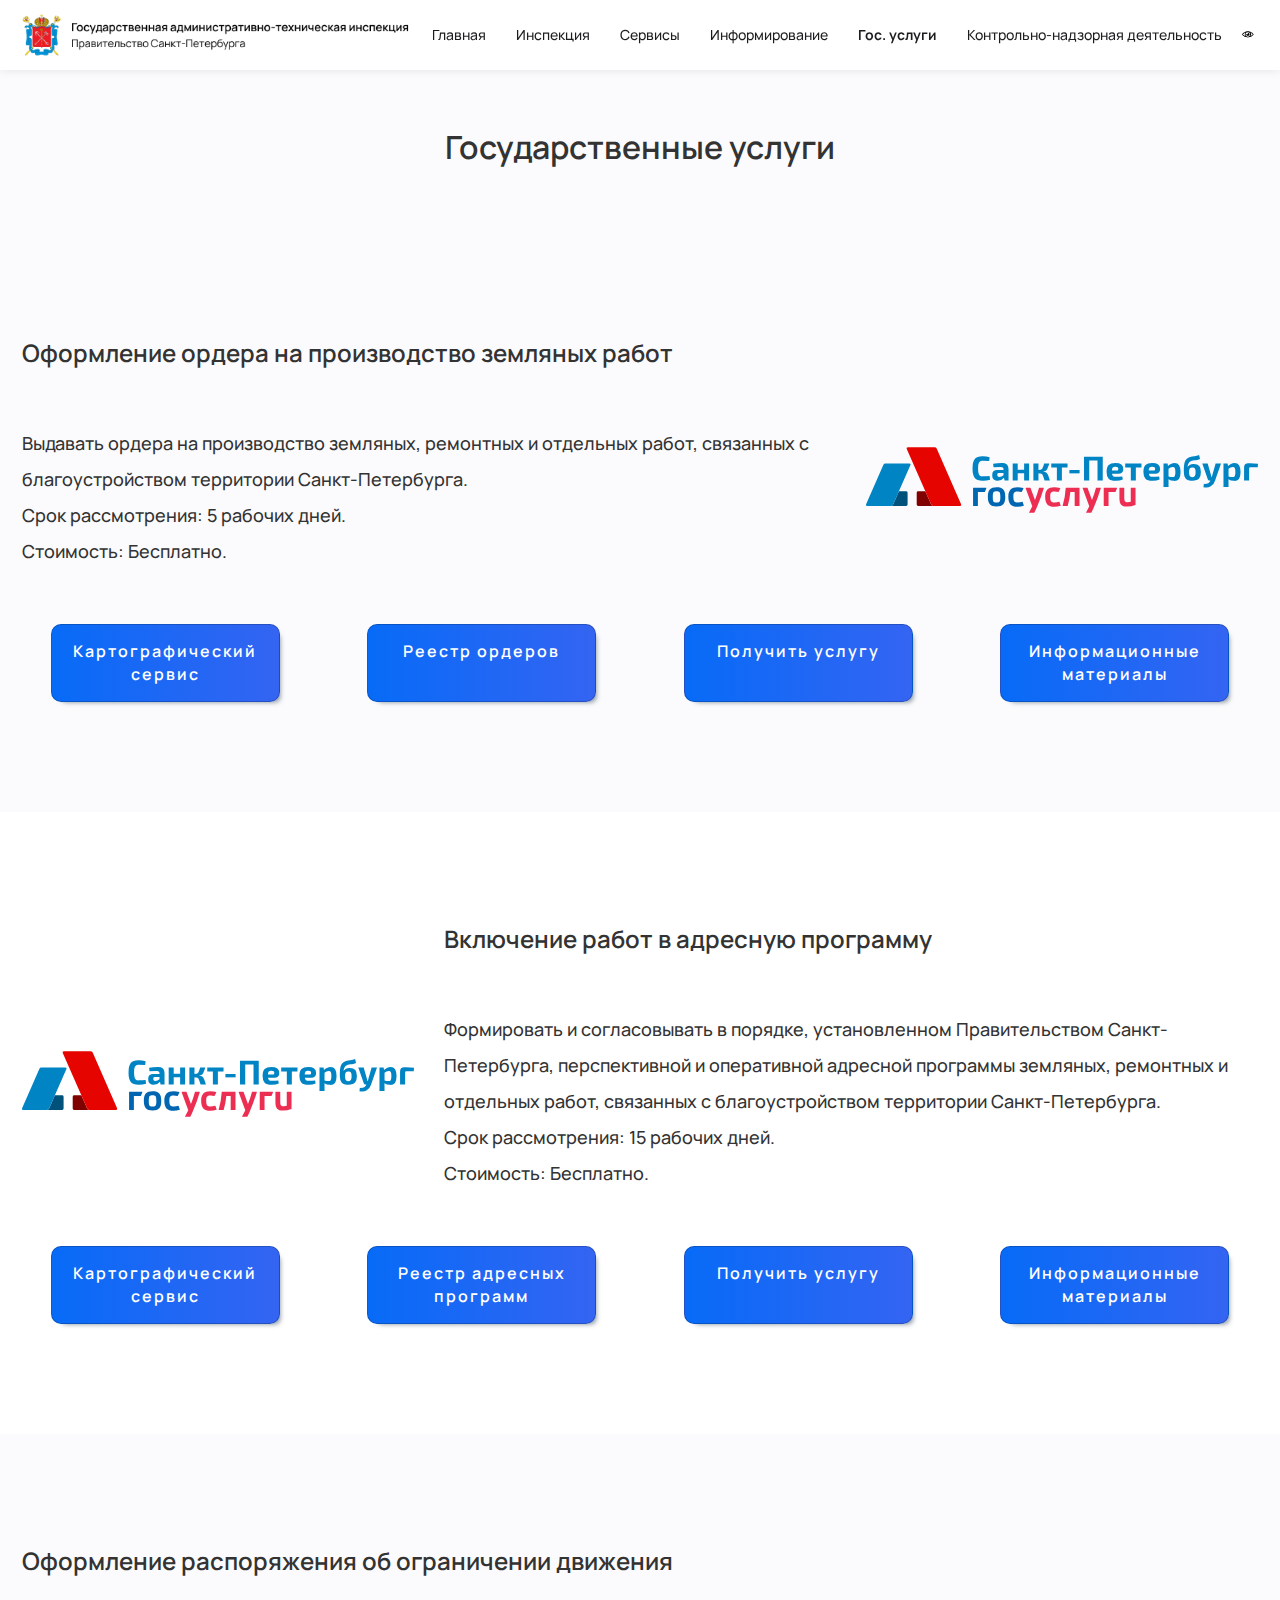
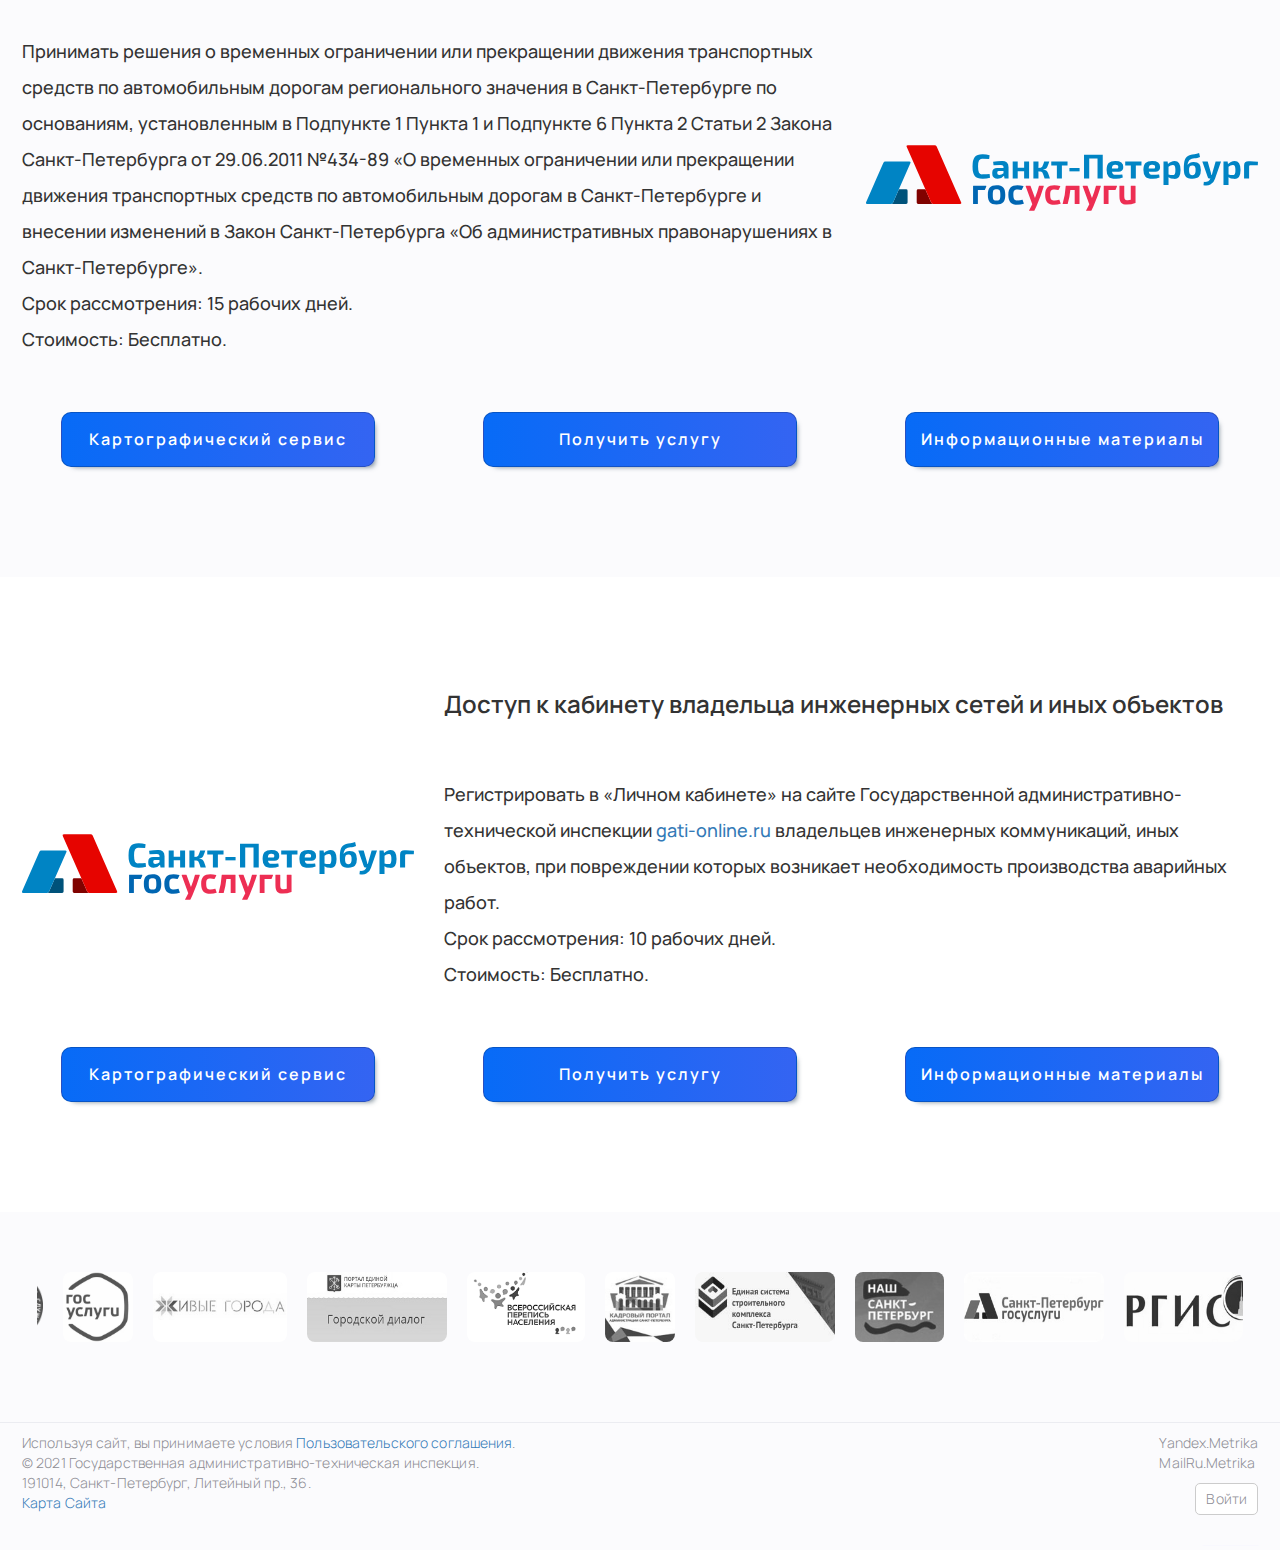
<file: gosuslugi/order.html>
<!DOCTYPE html>
<html lang="ru">  
<head>
    <meta charset="UTF-8">
    <meta http-equiv="Content-Type" content="text/html; charset=UTF-8">
    <meta name="viewport" content="width=device-width, user-scalable=no, initial-scale=1.0, maximum-scale=1.0, minimum-scale=1.0, viewport-fit=cover">

    <title>Государственная административно-техническая инспекция</title>
    <link rel="icon" href="../img/icons/gerb_spb.png" sizes="50vw" type="image/png+xml">

    <link rel="stylesheet" href="../css/style.css">
    <link rel="stylesheet" href="../css/order.css">
    <link rel="stylesheet" href="../css/mobile-style.css">
    <link rel="stylesheet" href="../css/bootstrap.min.css">
    <script src="../js/jquery-3.5.1.min.js"></script>

    <link rel="stylesheet" href="https://stackpath.bootstrapcdn.com/bootstrap/3.4.1/css/bootstrap.min.css" integrity="sha384-HSMxcRTRxnN+Bdg0JdbxYKrThecOKuH5zCYotlSAcp1+c8xmyTe9GYg1l9a69psu" crossorigin="anonymous">
    <link rel="stylesheet" href="https://stackpath.bootstrapcdn.com/bootstrap/3.4.1/css/bootstrap-theme.min.css" integrity="sha384-6pzBo3FDv/PJ8r2KRkGHifhEocL+1X2rVCTTkUfGk7/0pbek5mMa1upzvWbrUbOZ" crossorigin="anonymous">
    <script src="https://stackpath.bootstrapcdn.com/bootstrap/3.4.1/js/bootstrap.min.js" integrity="sha384-aJ21OjlMXNL5UyIl/XNwTMqvzeRMZH2w8c5cRVpzpU8Y5bApTppSuUkhZXN0VxHd" crossorigin="anonymous"></script>
    
    <link rel="stylesheet" type="text/css" href="../js/slick.css"/>
    <link rel="stylesheet" type="text/css" href="../js/slick-theme.css"/>      
    <script type="text/javascript" src="../js/slick.min.js"></script>
    
</head>
<body>
  <header class="header">
    <div class="header__container">
      <div class="block__logo">
        <a href="../test_index.html">
          <div class="logo"><img src="../img/icons/header-logo-3.png" alt=""></div>
          <div class="mob_logo"><img src="../img/icons/ADMIN.png" alt=""></div>
        </a>
      </div>
      
      <div class="header__menu menu">
        <div class="menu__icon">
          <span></span>
        </div>
        <nav class="menu__body">
          <ul class="menu__list">
            <li class=""><a href="../test_index.html" class="menu__link main_link">Главная</a></li>
            <li class="drop__link">
              <span class="menu__link">Инспекция</span>
              <span class="menu__arrow"></span>
              <ul class="menu__sub-list">
                <li><a class="menu__sub-link" href="https://www.gov.spb.ru/gov/otrasl/inspek/information/">Об Инспекции</a></li>
                <li><a class="menu__sub-link" href="https://www.gov.spb.ru/gov/otrasl/inspek/information/polnomoch/">Полномочия, задачи, услуги и функции ГАТИ</a></li>
                <li><a class="menu__sub-link" href="https://www.gov.spb.ru/gov/otrasl/inspek/svedenija-o-rukovoditeljah/" target="_blank">Руководство Инспекции</a></li>
                <li class="divider-new"><a class="menu__sub-link" href="http://gati-online.ru/index.php?option=com_content&view=article&id=144&Itemid=170">Кадры</a></li>
                <li class="divider-new"><a class="menu__sub-link" href="http://gati-online.ru/docs/reg258.pdf">Реквизиты</a></li>
                <li><a class="menu__sub-link" href="http://gati-online.ru/index.php?option=com_content&view=article&id=120&Itemid=137">Соглашения о Межведомственном взаимодействии</a></li>
                <li><a class="menu__sub-link" href="http://gati-online.ru/index.php?option=com_content&view=article&id=143&Itemid=166">Обжалование Гос. услуг</a></li>
                <li><a class="menu__sub-link" href="http://gati-online.ru/index.php?option=com_content&view=article&id=1047&Itemid=170">Антимонопольное законодательство</a></li>
                <li class="divider-new"><a class="menu__sub-link" href="https://www.gov.spb.ru/gov/otrasl/inspek/protivodejstvie-korrupcii/" target="_blank">Противодействие коррупции</a></li>
                <li><a class="menu__sub-link" href="http://gati-online.ru/index.php?option=com_content&view=category&layout=blog&id=50&Itemid=183">Новости</a></li>
                <li class="divider-new"><a class="menu__sub-link" href="http://gati-online.ru/index.php?option=com_content&view=category&layout=blog&id=51&Itemid=181">Мероприятия</a></li>
                <!--
                <? $user =&JFactory::getUser();
                if (($user->username=='pressa'))
                {
                echo '<li><a class="menu__sub-link" href="http://gati-online.ru/index.php?option=com_content&view=article&layout=form">Создать Новость</a></li>';
                echo '<li><a class="menu__sub-link" href="http://gati-online.ru/index.php?option=com_content&view=article&id=153">Авторизация</a></li>';
                }
                ?>
                -->
                
                <li><a class="menu__sub-link" href="http://gati-online.ru/index.php?option=com_xmap&sitemap=1&Itemid=169">Карта Сайта</a></li>
              </ul>
            </li>
            <li class="drop__link">
              <span class="menu__link">Сервисы</span>
              <span class="menu__arrow"></span>
              <ul class="menu__sub-list">
                <li><a class="menu__sub-link" href="http://gati-online.ru/index.php?option=com_content&view=article&id=101&Itemid=128">Картографические сервисы</a></li>
                <li><a class="menu__sub-link" href="http://gati-online.ru/index.php?option=com_content&view=article&id=100&Itemid=128">Адресные программы</a></li>
                <li><a class="menu__sub-link" href="http://gati-online.ru/index.php?option=com_content&view=article&id=101&Itemid=128">Ордера на работы</a></li>
                <li><a class="menu__sub-link" href="http://gati-online.ru/index.php?option=com_content&view=article&id=102&Itemid=128">Общий запрос</a></li>
                <li><a class="menu__sub-link" href="http://gati-online.ru/index.php?option=com_content&view=article&id=103&Itemid=128">Гарантийные адреса</a></li>
                <li class="divider-new"><a class="menu__sub-link" href="http://gati-online.ru/index.php?option=com_content&view=article&id=104&Itemid=128">Административные нарушения</a></li>
                <li><a class="menu__sub-link" href="http://gati-online.ru/index.php?option=com_content&view=article&id=105&Itemid=128">Зимняя уборка</a></li>              
                <li><a class="menu__sub-link" href="http://xc.gati-online.ru/hs">Электронный кабинет подготовки и подачи документов</a></li>
                <li><a class="menu__sub-link" href="http://www.gati-online.ru/opendata">Открытые данные</a></li>
                <li><a class="menu__sub-link" href="http://xc.gati-online.ru/gpr/index.php">Система планирования и координации работ</a></li>
                <li><a class="menu__sub-link" href="http://xc.gati-online.ru/gpr/chart.php">Готовность к получению ордера</a></li>               
                <li><a class="menu__sub-link" href="http://gati-online.ru/docs/exc.exe">Приложение для создания подписи файлов</a></li>
                <li><a class="menu__sub-link" href="http://gati-online.ru/docs/PSPMerge.exe">Приложение для объединения PSP файлов</a></li>
                <li><a class="menu__sub-link" href="http://gati-online.ru/index.php?option=com_content&view=article&id=88&Itemid=140">Модуль формирования .PSP для AutoCad</a></li>
              </ul>
            </li>
            <li class="drop__link">
              <span class="menu__link">Информирование</span>
              <span class="menu__arrow"></span>
              <ul class="menu__sub-list">
                <li><a class="menu__sub-link" href="http://gati-online.ru/index.php?option=com_quickfaq&view=category&cid=1&Itemid=114">Информация ГАТИ об ограничениях движения</a></li>
                <li><a class="menu__sub-link" href="http://gati-online.ru/index.php?option=com_quickfaq&view=category&cid=2&Itemid=184">Ограничения движения на КАД</a></li>
                <li class="divider-new"><a class="menu__sub-link" href="http://gati-online.ru/index.php?option=com_content&view=article&id=1384">Ограничения движения в рамках содержания а/д</a></li>
                <li><a class="menu__sub-link" href="http://gati-online.ru/index.php?option=com_content&view=article&id=132&Itemid=83">Перечень рассматриваемых административных дел</a></li> 
                <li class="divider-new"><a class="menu__sub-link" href="http://gati-online.ru/index.php?option=com_content&view=article&id=54&Itemid=81">Ход рассмотрения дел об огранич. движения</a></li>             
                <li><a class="menu__sub-link" href="http://gati-online.ru/index.php?option=com_content&view=article&id=226&Itemid=146">	Общественное обсуждение проектов документов стратегического планирования Санкт-Петербурга</a></li>
                <li><a class="menu__sub-link" href="http://gati-online.ru/index.php?option=com_content&view=article&id=116&Itemid=146">Проекты НПА и административных регламентов</a></li>
                <li><a class="menu__sub-link" href="http://gati-online.ru/index.php?option=com_content&view=article&id=455&Itemid=201">Законодательство</a></li>
                <li class="divider-new"><a class="menu__sub-link" href="http://gati-online.ru/index.php?option=com_content&view=article&id=1100&Itemid=201">Общественный совет при Инспекции</a></li>               
                <li><a class="menu__sub-link" href="/http://gati-online.ru/index.php?option=com_content&view=article&id=64&Itemid=100">Методические рекомендации и образцы документов</a></li>
              </ul>
            </li>
            <li class="drop__link">
              <span class="menu__link link_active">Гос. услуги</span>
              <span class="menu__arrow"></span>
              <ul class="menu__sub-list">
                <li><a class="menu__sub-link" href="#order">Оформление ордера на производство земляных работ</a></li>
                <li><a class="menu__sub-link" href="#adres">Включение работ в адресную программу</a></li>
                <li><a class="menu__sub-link" href="#ogran">Оформление распоряжения об ограничении движения</a></li>
                <li><a class="menu__sub-link" href="#avariya">Доступ к кабинету владельца инженерных сетей и иных объектов</a></li>
              </ul>
            </li>
            <li class="drop__link">
              <span class="menu__link">Контрольно-надзорная деятельность</span>
              <span class="menu__arrow"></span>
              <ul class="menu__sub-list">
                <li><a class="menu__sub-link" href="https://www.gov.spb.ru/gov/otrasl/inspek/kontrolno-nadzornaya-deyatelnost/">Контрольно-надзорная деятельность</a></li>
                <li><a class="menu__sub-link" href="https://www.gov.spb.ru/gov/otrasl/inspek/kontrolno-nadzornaya-deyatelnost/perechen-obyazatelnyh-trebovanij/">Перечень обязательных требований</a></li>
                <li><a class="menu__sub-link" href="https://www.gov.spb.ru/gov/otrasl/inspek/kontrolno-nadzornaya-deyatelnost/risk-orientirovannyj-podhod/">Риск-ориентированный подход</a></li>
                <li><a class="menu__sub-link" href="https://www.gov.spb.ru/gov/otrasl/inspek/kontrolno-nadzornaya-deyatelnost/plan-proverok/">План проверок</a></li>
                <li><a class="menu__sub-link" href="https://www.gov.spb.ru/gov/otrasl/inspek/kontrolno-nadzornaya-deyatelnost/check_result/">Результаты проверок</a></li>
                <li><a class="menu__sub-link" href="https://www.gov.spb.ru/gov/otrasl/inspek/kontrolno-nadzornaya-deyatelnost/publichnye-meropriyatiya/">Публичные мероприятия по обсуждению правоприменительной практики</a></li>
                <li><a class="menu__sub-link" href="http://gov.spb.ru/gov/otrasl/inspek/kontrolno-nadzornaya-deyatelnost/informacionnye-materialy/">Информационные материалы и профилактика нарушений обязательных требований</a></li>
                <li><a class="menu__sub-link" href="http://gov.spb.ru/gov/otrasl/inspek/statistic/svedeniya-ob-ispolzovanii-byudzheta/" target="_blank">Сведения об использовании бюджета</a></li>
                <li><a class="menu__sub-link" href="http://gati-online.ru/docs/anketa.docx" target="_blank">Анкета для проведения опроса</a></li>
                <li><a class="menu__sub-link" href="https://www.gov.spb.ru/gov/otrasl/inspek/kontrolno-nadzornaya-deyatelnost/informacionnye-materialy/programma-po-profilaktike-narushenij-obyazatelnyh-trebovanij-zakonodat/" target="_blank">Программа по профилактике нарушений обязательных требований законодательства</a></li>
                <li><a class="menu__sub-link" href="https://www.gov.spb.ru/gov/otrasl/inspek/kontrolno-nadzornaya-deyatelnost/informacionnye-materialy/obobshenie-praktik-osushestvleniya-vidov-gkn/" target="_blank">Обобщение практик осуществления видов ГКН</a></li>
                <li><a class="menu__sub-link" href="https://www.gov.spb.ru/gov/otrasl/inspek/kontrolno-nadzornaya-deyatelnost/informacionnye-materialy/rukovodstvo-po-soblyudeniyu-obyazatelnyh-trebovanij/" target="_blank">Руководство по соблюдению обязательных требований</a></li>
                <li><a class="menu__sub-link" href="http://gati-online.ru/docs/reg173.pdf" target="_blank">Наиболее частые случаи нарушений</a></li>
                <li><a class="menu__sub-link" href="http://gati-online.ru/docs/reg263.pdf" target="_blank">Сведения об организациях, осуществляющих уборку внутриквартальных территорий в 2020 году</a></li>
              </ul>
            </li>
          </ul>
        </nav>
      </div>
      <div class="block__visual">
        <div class="logo-visual">
          <img src="../img/icons/eye-icon-1.png" class="visuall__logo">
          <span class="menu__link vis_text">для слабовидящих</span>
          <ul class="menu__sub-list">
            <li><a class="menu__sub-link" onclick="zoompl();return false;">Увеличить текст</a></li>
            <li><a class="menu__sub-link" onclick="zoommn();return false;">Уменьшить текст</a></li>
            <li><a class="menu__sub-link" onclick="gray();return false;">Изменить контрастность</a></li>
            <li><a class="menu__sub-link" onclick="reset();return false;">Сбросить все</a></li>
          </ul>
        </div>
      </div>
    </div>
  </header>

  <main>
    <section class="top_container">
      <div><span class="top_head_text">Государственные услуги</span></div>
    </section>

    <section class="order_container" id="order"> 
      <div class="first_row">
        <div class="row">
          <div class="img-gosuslugi img-center"></div>
          <div class="col-xs-12 col-sm-12 col-md-12 col-lg-8 text-gosulugi">
            <span>Оформление ордера на производство земляных работ</span>
            <p>Выдавать ордера на производство земляных, ремонтных и отдельных работ, связанных с благоустройством территории Санкт-Петербурга.</p>
            <div>
              <p>Срок рассмотрения: 5 рабочих дней.</p>
              <p>Стоимость: Бесплатно.</p>
            </div>
          </div>

          <div class="col-xs-12 col-sm-12 col-md-12 col-lg-4 img-flex">
            <div class="img-gosuslugi img-right"></div>
          </div>
        </div>
        <div class="row button_row">
          <div class="col-xs-12 col-sm-12 col-md-6 col-lg-3">
            <a href="https://public.pob.adc.spb.ru/map?layers=orders_active" target="_blank" target="_blank" class="btn-gosuslugi">Картографический сервис</a>
          </div>
          <div class="col-xs-12 col-sm-12 col-md-6 col-lg-3">
            <a href="https://public.pob.adc.spb.ru/reestrs_ogs/gati_orders" target="_blank" class="btn-gosuslugi">Реестр ордеров</a>
          </div>
          <div class="col-xs-12 col-sm-12 col-md-6 col-lg-3">
            <a href="https://gu.spb.ru/188573/eservice/" target="_blank" class="btn-gosuslugi">Получить услугу</a>
          </div>
          <div class="col-xs-12 col-sm-12 col-md-6 col-lg-3">
            <button onclick="with (document.getElementById('hidden_order').style) { display = display == 'block'  ? 'none' : 'block';  }; this.blur(); return false;" class="btn-gosuslugi" >Информационные материалы</button>
          </div>
        </div>
        <div class="info_hidden_row" id="hidden_order">
          <div>
            <p class="info_hidden_header">Информационные материалы</p>
          </div>
          <div class="info_hidden_table">
            <div class="row">
              <div class="col-xs-12 col-sm-12 col-md-6 col-lg-6">
                <ul class="info_ul">
                  <li><a class="info_ul_href" href="http://gati-online.ru/docs/pravila.doc">Постановление Правительства Санкт-Петербурга от 06.10.2016 № 875</a></li>
                  <li><a class="info_ul_href" href="http://gati-online.ru/docs/reg121.doc">Административный регламент</a></li>
                  <li><a class="info_ul_href" href="http://xc.gati-online.ru/hs/z/zod2.php">Заявка</a></li>
                  <li><a class="info_ul_href" href="http://gati-online.ru/docs/com/5.5.pdf">Как создать PSP файл (сайт РГИС)</a></li>
                  <li><a class="info_ul_href" href="http://gati-online.ru/docs/exc.exe">Программа для создания эл. подписи файла</a></li>
                  <li><a class="info_ul_href" href="http://gati-online.ru/docs/DOVER4.doc">Доверенность представлять интересы в ГАТИ </a></li>
                  <li><a class="info_ul_href" href="http://gati-online.ru/docs/z_s.doc">Согласование производства работ (владельцем)</a></li>
                </ul>
              </div>
              <div class="col-xs-12 col-sm-12 col-md-6 col-lg-6">
                <ul class="info_ul">
                  <li><a  class="info_ul_href" href="http://gati-online.ru/index.php?option=com_content&view=article&id=68&Itemid=93">Перечень действующих ордеров</a></li>
                  <li><a  class="info_ul_href" href="http://gati-online.ru/index.php?option=com_content&view=article&id=87&Itemid=119">Архив Ордеров ГАТИ</a></li>
                  <li><a  class="info_ul_href" href="http://gati-online.ru/index.php?option=com_content&view=article&id=135&Itemid=156">Список ордеров ГАТИ выданных за неделю</a></li>
                </ul>
              </div>
            </div>
          </div>
        </div>
      </div>
    </section>

    <section class="order_container_white" id="adres">
      <div class="second_row">
        <div class="row">
          <div class="img-gosuslugi img-center"></div>
          <div class="col-xs-12 col-sm-12 col-md-12 col-lg-4 img-flex">
            <div class="img-gosuslugi img-left"></div>
          </div>
          <div class="col-xs-12 col-sm-12 col-md-12 col-lg-8 text-gosulugi">
            <span>Включение работ в адресную программу</span>
            <p>Формировать и согласовывать в порядке, установленном Правительством Санкт-Петербурга, перспективной и оперативной адресной программы земляных, ремонтных и отдельных работ, связанных с благоустройством территории Санкт-Петербурга.</p>
            <div>
              <p>Срок рассмотрения: 15 рабочих дней.</p>
              <p>Стоимость: Бесплатно.</p>
            </div>
          </div>
        </div>

        <div class="row button_row"> 
          <div class="col-xs-12 col-sm-12 col-md-6 col-lg-3">
            <a href="https://public.pob.adc.spb.ru/map?layers=ap" target="_blank" class="btn-gosuslugi">Картографический сервис</a>
          </div>
          <div class="col-xs-12 col-sm-12 col-md-6 col-lg-3">
            <a href="https://public.pob.adc.spb.ru/reestrs_ogs/ap" target="_blank" class="btn-gosuslugi">Реестр адресных программ</a>
          </div>
          <div class="col-xs-12 col-sm-12 col-md-6 col-lg-3">
            <a href="https://gu.spb.ru/188913/eservice/" target="_blank" class="btn-gosuslugi">Получить услугу</a>
          </div>
          <div class="col-xs-12 col-sm-12 col-md-6 col-lg-3">
            <button onclick="with (document.getElementById('hidden_ap').style) { display = display == 'block'  ? 'none' : 'block';  }; this.blur(); return false;" class="btn-gosuslugi">Информационные материалы</button>
          </div>
        </div>
        <div class="info_hidden_row" id="hidden_ap">
          <div>
            <p class="info_hidden_header">Информационные материалы</p>
          </div>
          <div class="info_hidden_table">
            <div class="row">
              <div class="col-xs-12 col-sm-12 col-md-6 col-lg-6">
                <ul class="info_ul">
                  <li><a  class="info_ul_href" href="http://gati-online.ru/docs/pravila.doc">Постановление Правительства Санкт-Петербурга от 06.10.2016 № 875</a></li>
                  <li><a  class="info_ul_href" href="http://gati-online.ru/docs/reg96.doc">Административный регламент</a></li>
                  <li><a  class="info_ul_href" href="http://gati-online.ru/docs/zap.docx">Заявка</a></li>
                  <li><a  class="info_ul_href" href="http://gati-online.ru/docs/com/5.5.pdf">Как создать PSP файл (сайт РГИС)</a></li>
                  <li><a  class="info_ul_href" href="http://gati-online.ru/docs/exc.exe">Программа для создания эл. подписи файла</a></li>
                  <li><a  class="info_ul_href" href="http://gati-online.ru/docs/DOVER4.doc">Доверенность представлять интересы в ГАТИ </a></li>
                </ul>
              </div>
              <div class="col-xs-12 col-sm-12 col-md-6 col-lg-6">
                <ul class="info_ul">
                  <li><a  class="info_ul_href" href="http://gati-online.ru/index.php?option=com_content&amp;view=article&amp;id=136&amp;Itemid=157">Банк планируемых работ</a></li>
                  <li><a  class="info_ul_href" href="http://gati-online.ru/index.php?option=com_content&amp;view=article&amp;id=139&amp;Itemid=187">Оперативная адресная программа на 1-й Кв. 2021г.</a></li>
                  <li><a  class="info_ul_href" href="http://gati-online.ru/index.php?option=com_content&amp;view=article&amp;id=94&amp;Itemid=187">Оперативная адресная программа на 2-й Кв. 2021г.</a></li>
                  <li><a  class="info_ul_href" href="http://gati-online.ru/index.php?option=com_content&amp;view=article&amp;id=50&amp;Itemid=120">Система мониторинга</a></li>
                  <li><a  class="info_ul_href" href="http://gati-online.ru/index.php?option=com_content&amp;view=article&amp;id=82&amp;Itemid=172">Перспективная адресная программа на 2020-2022г.г.</a></li>
                  <li><a  class="info_ul_href" href="http://gati-online.ru/index.php?option=com_content&amp;view=article&amp;id=365&amp;Itemid=172">Проект ПАП на 2021-2023г.г.</a></li>
                  <li><a  class="info_ul_href" href="http://gati-online.ru/monitoring_ap.xls">Мониторинг Исполнения Адресных Программ</a></li>
                  <li><a  class="info_ul_href" href="http://gati-online.ru/index.php?option=com_content&amp;view=article&amp;id=122&amp;Itemid=143">Система планирования и координации работ</a></li>
                </ul>
              </div>
            </div>
          </div>
        </div>
      </div>
    </section>

    <section class="order_container" id="ogran">
      <div class="third_row">
        <div class="row">
          <div class="img-gosuslugi img-center"></div>
          <div class="col-xs-12 col-sm-12 col-md-12 col-lg-8 text-gosulugi">
            <span>Оформление распоряжения об ограничении движения</span>
            <p>Принимать решения о временных ограничении или прекращении движения транспортных средств по автомобильным дорогам регионального значения в Санкт-Петербурге по основаниям, установленным в Подпункте 1 Пункта 1 и Подпункте 6 Пункта 2 Статьи 2 Закона Санкт-Петербурга от 29.06.2011 №434-89 «О временных ограничении или прекращении движения транспортных средств по автомобильным дорогам в Санкт-Петербурге и внесении изменений в Закон Санкт-Петербурга «Об административных правонарушениях в Санкт-Петербурге».</p>
            <div>
              <p>Срок рассмотрения: 15 рабочих дней.</p>
              <p>Стоимость: Бесплатно.</p>
            </div>
          </div>

          <div class="col-xs-12 col-sm-12 col-md-12 col-lg-4 img-flex">
            <div class="img-gosuslugi img-right"></div>
          </div>
        </div>
        <div class="row button_row">
          <div class="col-xs-12 col-sm-12 col-md-4 col-lg-4">
            <a href="http://gati-online.ru/index.php?option=com_content&view=article&id=76&Itemid=100" target="_blank" class="btn-gosuslugi">Картографический сервис</a>
          </div>
          <div class="col-xs-12 col-sm-12 col-md-4 col-lg-4">
            <a href="https://gu.spb.ru/188419/eservice/" target="_blank" class="btn-gosuslugi">Получить услугу</a>
          </div>
          <div class="col-xs-12 col-sm-12 col-md-4 col-lg-4">
            <button onclick="with (document.getElementById('hidden_od').style) { display = display == 'block'  ? 'none' : 'block';  }; this.blur(); return false;" class="btn-gosuslugi">Информационные материалы</button>
          </div>
        </div>
        <div class="info_hidden_row" id="hidden_od">
          <div>
            <p class="info_hidden_header">Информационные материалы</p>
          </div>
          <div class="info_hidden_table">
            <div class="row">
              <div class="col-xs-12 col-sm-12 col-md-6 col-lg-6">
                <ul class="info_ul">
                  <li><a  class="info_ul_href" href="http://gati-online.ru/docs/pdd.doc">Постановление Правительства Санкт-Петербурга от 27.03.2012 № 272</a></li>
                  <li><a  class="info_ul_href" href="http://gati-online.ru/docs/reg131.doc">Административный регламент</a></li>
                  <li><a  class="info_ul_href" href="http://gati-online.ru/docs/zots.doc">Заявка</a></li>
                  <li><a  class="info_ul_href" href="http://gati-online.ru/docs/exc.exe">Программа для создания эл. подписи файла</a></li>
                  <li><a  class="info_ul_href" href="http://gati-online.ru/docs/DOVER4.doc">Доверенность представлять интересы в ГАТИ </a></li>
                </ul>
              </div>
              <div class="col-xs-12 col-sm-12 col-md-6 col-lg-6">
                <ul class="info_ul">
                  <li><a  class="info_ul_href" href="http://gati-online.ru/index.php?option=com_content&view=article&id=76&Itemid=63">Ограничение движения на карте города</a></li>
                  <li><a  class="info_ul_href" href="http://gati-online.ru/index.php?option=com_content&view=article&id=70&Itemid=64">Список распоряжений об ограничении движения</a></li>
                </ul>
              </div>
            </div>
          </div>
        </div>
      </div>
    </section>

    <section class="order_container_white" id="avariya">
      <div class="fourth_row">
        <div class="row">
          <div class="img-gosuslugi img-center"></div>
          <div class="col-xs-12 col-sm-12 col-md-12 col-lg-4 img-flex">
            <div class="img-gosuslugi img-left"></div>
          </div>
          <div class="col-xs-12 col-sm-12 col-md-12 col-lg-8 text-gosulugi">
            <span>Доступ к кабинету владельца инженерных сетей и иных объектов</span>
            <p>Регистрировать в «Личном кабинете» на сайте Государственной административно-технической инспекции <a href="../index.html">gati-online.ru</a> владельцев инженерных коммуникаций, иных объектов, при повреждении которых возникает необходимость производства аварийных работ.</p>
            <div>
              <p>Срок рассмотрения: 10 рабочих дней.</p>
              <p>Стоимость: Бесплатно.</p>
            </div>
          </div>
        </div>
        <div class="row button_row">
          <div class="col-xs-12 col-sm-12 col-md-4 col-lg-4">
            <a href="https://public.pob.adc.spb.ru/map?layers=notifications_active" target="_blank" class="btn-gosuslugi">Картографический сервис</a>
          </div>
          <div class="col-xs-12 col-sm-12 col-md-4 col-lg-4">
            <a href="https://gu.spb.ru/602053/traditional/" target="_blank" class="btn-gosuslugi">Получить услугу</a>
          </div>
          <div class="col-xs-12 col-sm-12 col-md-4 col-lg-4">
            <button onclick="with (document.getElementById('hidden_lk').style) { display = display == 'block'  ? 'none' : 'block';  }; this.blur(); return false;" class="btn-gosuslugi">Информационные материалы</button>
          </div>
        </div>
        <div class="info_hidden_row" id="hidden_lk">
          <div>
            <p class="info_hidden_header">Информационные материалы</p>
          </div>
          <div class="info_hidden_table">
            <div class="row">
              <div class="col-xs-12 col-sm-12 col-md-6 col-lg-6">
                <ul class="info_ul">
                  <li><a  class="info_ul_href" href="http://gati-online.ru/p_av.pdf">Как зарегистрироваться Владельцу сетей</a></li>
                  <li><a  class="info_ul_href" href="http://gati-online.ru/docs/com/5.5.pdf">Как создать PSP файл (сайт РГИС)</a></li>
                  <li><a  class="info_ul_href" href="http://gati-online.ru/docs/exc.exe">Программа для создания эл. подписи файла</a></li>
                  <li><a  class="info_ul_href" href="http://gati-online.ru/docs/DOVER4.doc">Доверенность представлять интересы в ГАТИ </a></li>
                </ul>
              </div>
              <div class="col-xs-12 col-sm-12 col-md-6 col-lg-6">
                <ul class="info_ul">
                  <li><a  class="info_ul_href" href="http://xc.gati-online.ru/hs/z/viewer.php">Просмотреть зарегистрированные уведомления</a></li>
                </ul>
              </div>
            </div>
          </div>
        </div>
      </div>
    </section>

    <section class="banner-content">
        <div class="banner_container">
          <div class="row">
            <div class="col-sm-12 col-md-12 col-lg-12">
              <div class="sliderban">
                <div class="baners" ><a href="http://hr.gov.spb.ru/" target="_blank"><img  class="banimg" src="../img/images/ban_hr.jpg "/></a></div>
                <div class="baners" ><a href="http://essk.gov.spb.ru/" target="_blank"><img  class="banimg" src="../img/images/ban_essk3.jpg "/></a></div>
                <div class="baners" ><a href="http://gorod.gov.spb.ru/" target="_blank"><img  class="banimg" src="../img/images/ban_nspb.jpg "/></a></div>
                <div class="baners" ><a href="http://gu.spb.ru/" target="_blank"><img  class="banimg" src="../img/images/ban_guspb.jpg "/></a></div>
                <div class="baners" ><a href="http://rgis.spb.ru/" target="_blank"><img  class="banimg" src="../img/images/ban_rgis.jpg "/></a></div>
                <div class="baners" ><a href="http://spb112.ru/static/gmc/mobileapp/" target="_blank"><img  class="banimg" src="../img/images/ban_bg.png "/></a></div>
                <div class="baners" ><a href="http://zakon.gov.spb.ru/hot_line/" target="_blank"><img  class="banimg" src="../img/images/ban_nk.jpg "/></a></div>
                <div class="baners" ><a href="https://gu.spb.ru/esia/" target="_blank"><img  class="banimg" src="../img/images/ban_esia.jpg "/></a></div>
                <div class="baners" ><a href="http://www.visit-petersburg.ru/" target="_blank"><img  class="banimg" src="../img/images/ban_kal_1.jpg "/></a></div>
                <div class="baners" ><a href="http://gati-online.ru/docs/reg273.pdf" target="_blank"><img  class="banimg" src="../img/images/ban_fns_2.png "/></a></div>
                <div class="baners" ><a href="http://www.gosuslugi.ru/" target="_blank"><img  class="banimg" src="../img/images/ban_gosuslugi.jpg "/></a></div>
                <div class="baners" ><a href="http://forumgorodov.ru/" target="_blank"><img  class="banimg" src="../img/images/ban_lc.jpg "/></a></div>
                <div class="baners" ><a href="https://ekp.spb.ru/capabilities/dialog" target="_blank"><img  class="banimg" src="../img/images/ban_gor_dialog.jpg "/></a></div>
                <div class="baners" ><a href="https://www.strana2020.ru/" target="_blank"><img  class="banimg" src="../img/images/ban_perepis.jpg "/></a></div>
              </div>
            </div>   
          </div>
        </div>
      </section>
  </main>

  <footer>
    <section class="footer-bottom-content">
      <div class="footer-bottom-container">
        <div class="footer-bottom">
          <div class="_row">
            <div>
              <div class="footer-text">Используя сайт, вы принимаете условия  <a href="http://gati-online.ru/docs/reg292.pdf">Пользовательского соглашения</a>.</div>
              <div class="footer-text">© 2021 Государственная административно-техническая инспекция.</div>
              <div class="footer-text">191014, Санкт‑Петербург, Литейный пр., 36.</div>
              <div class="footer-text"><a href="http://gati-online.ru/index.php?option=com_xmap&sitemap=1&Itemid=169">Карта Сайта</a></div>
            </div>
            <div>
              <div class="footer-text">Yandex.Metrika</div>
              <div class="footer-text">MailRu.Metrika</div>
              <div class="login__button dropup">
                <a class="login" href="#" role="button" id="dropdownMenuBut" data-toggle="dropdown" aria-haspopup="true" aria-expanded="false">
                    <span>Войти</span>
                </a>
                <div class="dropdown-menu dropdown-menu-right login__drop" aria-labelledby="dropdownMenuBut">
                  <form method="post" name="login" id="form-login">
                    <p id="form-login-username">
                      <label for="modlgn_username" style="float:left">Логин</label>
                      <br>
                      <input id="auth_name" type="text" name="auth_name" class="form-control inputbox" alt="username" size="10">
                      <br>
                      <label for="modlgn_passwd" style="float:left">Пароль</label>
                      <br>
                      <input id="auth_pass" type="password" name="auth_pass" class="form-control inputbox" size="10" alt="password">
                      <br>
                      <input type="submit" name="Submit" class="btn button" value="Войти">
                    </p>
                  </form>
                </div>
              </div>
              <div class="footer-text _secret"><a href="http://gati-online.ru/index.php?option=com_content&view=article&id=231&Itemid=192">______</a></div>
            </div>
          </div>
        </div>
      </div>
    </section>
  </footer>
  <div>
    <script src="../js/customjs.js"></script>
  </div>
</body>
</html>
</file>
<file: css/style.css>
/*---------------------------------- MAIN CSS SECTION ---------------------------------- */
@font-face {
    font-family: Manpore_font;
    src: url("../css/fonts/123/Manrope-VariableFont_wght.ttf");
}
.grayscale{
    filter: grayscale(1);
}
.link_active a{
    font-weight: bold !important;
    color: black;
}
.link_active:hover a{
    font-weight: bolder !important;
    color: #3462f2 !important;
}
.link_active{
    font-weight: bold !important;
    color: black;
}
.link_active:hover{
    font-weight: bolder !important;
    color: #3462f2 !important;
}
.content-overflow{
    overflow-x: auto;  
}
html{
    scroll-behavior: smooth;
}
body{
    background: #fbfbfd !important;
    font-family: Manpore_font !important;
    overflow-x: hidden;  
    width: 100%;
    height: 100%;
    background-color: #fbfbfd;
    margin: 0;
}
a {
	text-decoration: none;
}
a.btn {
    background: #3462f2;
    border-color: #3462f2;
    padding: 10px 30px;
    letter-spacing: .02em;
    white-space: nowrap;
}

.support-title a:link{
    color: #000;
}
.support-title a:hover{
    color: #3462f2;
}
.footer a:link{
    color: #000;
    font-weight: 500;
}
a:hover {
    text-decoration: none !important;
}
header{
    width: 100%;
    height: 70px;
    padding-top: 0px;
}
img{
    max-width: 100%;
    height: auto;
}
.vertical-center {
    min-height: 100%;
    display: flex;
    align-items: center;
}
h1 {
    color: #1d1d1f;
    letter-spacing: .008em;
    font-weight: 600 !important;
}
h1, h2, h4{
    letter-spacing: .008em;
    font-family: Manpore_font;
}
:root{
    --global-nav-main-height: 65px;
    --global-nav-collective-height: calc(60px + var(--global-nav-main-height));
}
main{
    padding-top: var(--global-nav-collective-height);
}

/*------------------BLOCK LOGO GATI------------*/
.mob_logo{
    display: none;
}
.block__logo{
    z-index: 9999;
}
.block__logo:focus-visible{
    outline: none;
}
.logo-visual:focus-visible{
    outline: none;
}
.logo img{
    min-height: 70px;
    object-fit: contain;
    object-position: left;
}
/*------------- BLOCK VISUAL IMPAIRED ---------------*/
.logo-visual{
    position: relative;
    display: flex;
    align-items: center;
    text-decoration: none;
    line-height: 1.2;
    margin: 0;
    padding: 20px 0;
    max-height: 70px;
}
.logo-visual span{
    font-size: 14px;
    color: #1d1d1f;
}
.visuall__logo{
    object-position: center;
    object-fit: contain;
    width: 30px;
}
.logo-visual:hover span{
    border-bottom: 1px solid hsla(225, 88%, 58%, 0.6);
    color: #3462f2;
}
.logo-visual:focus{
    text-decoration: none;
}
.divider-new{
    border-bottom: 1px solid rgb(0,0,0,0.1);
}
.vis_text{
    padding: 0 !important;
    margin: 0 !important;
}
/*------------------------------- HEADER ----------------------------- */
.header{
    position: fixed;
    top: 0px;
    left: 0;
    width: 100%;
    z-index: 9999;
    background-color: rgba(255, 255, 255, 0.90);
    box-shadow: 0 0 10px rgba(0,0,0,.1);
    backdrop-filter: blur(1.25rem);
}
.name__mobile{
    display: none;
}
.header__container{
    max-width: 1840px;
    margin: auto;
    display: flex;
    padding: 0;
    align-items: center;
    justify-content: space-between;
    height: 100%;
}
.menu__body{
    height: 70px;
    display: flex;
}
.menu__icon{
    display: none;
}
.menu__list > li {
    position: relative;
}
.menu__link{
    font-weight: 500;
	font-size: 14px;
	color: #1d1d1f;
    white-space: nowrap;
    margin: 0 10px;
    padding: 0 5px;
}
a.menu__link:hover{
    color: black;
}

.menu__sub-list{
    line-height: 35px;
    white-space: nowrap;
    position: absolute;
    top: 100%;
    right: 0;
    background-color: rgba(255, 255, 255, 0.95);
    -webkit-box-shadow: 5px 5px 5px -5px rgba(34, 60, 80, 0.3);
    -moz-box-shadow: 5px 5px 5px -5px rgba(34, 60, 80, 0.3);
    box-shadow: 5px 5px 5px -5px rgba(34, 60, 80, 0.3);
    min-width: 200px;
    border: 1px solid rgba(0,0,0,0.15);
    z-index: 1;
    border-bottom-left-radius: 10px;
    border-bottom-right-radius: 10px;
}
.menu__sub-list li {
    padding: 0 15px;
    width: 100%;
    margin: 0px 0px 0px 0px;
}
.menu__sub-list li:last-child {
    margin: 0;
    border-bottom-right-radius: 10px;
    border-bottom-left-radius: 10px;
}
.menu__sub-link{
    display: block;
    width: 100%;
    color: black;
    font-weight: normal;
    font-size: 14px;
}
.menu__sub-list li:hover{
    background-color: #3462f2;
    cursor: pointer;
}
.menu__sub-list li:hover a{
    color: white;
}
.menu__arrow{
    display: none;
}
/*-------------------------TOUCH/PC--------------------*/
body._lock{
    overflow: hidden;
}
body._pc .menu__list > li:hover .menu__sub-list {
    opacity: 1;
    visibility: visible;
    transform: translate(0px, 0px);
    pointer-events: all;
}
body._pc .logo-visual:hover .menu__sub-list {
    opacity: 1;
    visibility: visible;
    transform: translate(0px, 0px);
    pointer-events: all;
}
body._pc .menu__list > li:hover .menu__link{
    border-bottom: 1px solid hsla(225, 88%, 58%, 0.6);
    color: hsl(225, 88%, 58%);
    cursor: default;
}
body._pc .menu__list > li:hover .main_link{
    cursor: pointer;
}
body._pc .menu__list > li .menu__link:focus{
    border-bottom: 1px solid hsla(225, 88%, 58%, 0.6);
    color: #3462f2;
    font-weight: bold;
    text-decoration: none;
}
body._pc .logo-visual:hover{
    cursor: pointer;
}

body._touch .block__visual{
    display: none;
}
body._touch .menu__list > li{
    display: flex;
    align-items: center;
}
body._touch .menu__arrow{
    display: block;
    background: url("../img/icons/arrow_down.svg");
    width: 8px;
    height: 35px;
    background-repeat: no-repeat;
    background-position: center;
}
body._touch .menu__sub-list{
    min-width: 100%;
}
body._touch .menu__link{
    flex: 1 1 auto;
}
body._touch ul{
    line-height: 35px;
}
body._touch .show{
    display: none !important;
}
body._touch .menu__list > li._active .menu__sub-list {
    opacity: 1;
    visibility: visible;
    transform: translate(0px, 0px);
    pointer-events: all;
    margin-bottom: 15px;
}
body._touch .menu__list > li._active .menu__sub-list li:first-child{
    margin-top: 5px;
}
body._touch .menu__list > li._active .menu__sub-list li:last-child{
    margin-bottom: 5px;
}
body._touch .menu__list > li._active .menu__arrow{
    transform: rotate(-180deg);
}

/*--------------------MAIN CONTAINER-----------------*/
.slider-top{
    width: 100%;
    padding-bottom: 20px;
}

/*-------------------- SLIDER --------------------*/
.sl-text{
    background: url("../img/images/logo_guspbru.svg");
    height: 45px;
    background-repeat: no-repeat;
    background-size: contain;
    background-position: center;
    position: relative;
    margin-bottom: 1rem;
}
.sl-text_1{
    background: url("../img/slider/desktop.svg");
    height: 60px;
    background-repeat: no-repeat;
    background-size: contain;
    background-position: center;
    position: relative;
    margin-bottom: 1rem;
}
.bot-slide{
    border-radius: 10px;
}
.slick-list{
    border-radius: 10px;
}
.sliderban_1{
    box-shadow: 0 5px 14px rgba(0,0,0,0.15), 0 5px 10px rgba(0,0,0,0.22);
    border-radius: 10px;
}
.slider{
    min-height: 303px !important;
    cursor: pointer;
}
._one{
    background: #2adfd6;
    background-repeat: no-repeat;
    background-size: cover;
    background-position: center;
    position: relative;
}
.slick-dots li{
    margin: 0 !important;
}
.sl {
    position: absolute;
    color: #2f3132;
    width: 80%;
    top: 45%;
    left: 50%;
    -webkit-transform: translateY(-50%) translateX(-50%);
    -ms-transform: translateY(-50%) translateX(-50%);
    transform: translateY(-50%) translateX(-50%);
    text-align: center;
}
.sl_h1 span{
    font-size: 24px;
    font-weight: 500;
    color: #f5f5f7;
    padding: 0 5px;
}
.sl-text {
    font-size: 18px;
}
._two{
    background: #87cefa;
    background-repeat: no-repeat;
    background-size: cover;
    background-position: center;
    position: relative;
}
._three{
    background: #2da75f;
    background-repeat: no-repeat;
    background-size: cover;
    background-position: center;
    position: relative;
}
.sl-btn {
    font-size: 16px;
    line-height: 18px;
    letter-spacing: .02em;
    color: #F5F5F5;
    text-decoration: none;
    justify-content: center;
    text-align: center;
    transition: all .15s linear;
    display: inline-block;
    color: #fff;
    background-color: rgb(0,0,0,0.4);
    vertical-align: baseline;
    border: 0;
    padding: 10px 20px;
    border: 2px solid transparent;
    border-radius: 10px;
}
.sl-btn:hover {
    background:  transparent;
    color: #2f3132;
    border: 2px solid #2f3132;
}

/*--- SLIDER ELEMENTS ---*/
.sliderban_1 .slick-arrow{
    width: 48px;
    height: 48px;
    top: calc(10%);
}
.sliderban_1 .slick-prev{
    right: 65px;
    z-index: 2;
}
.sliderban_1 .slick-next{
    right: 25px;
    z-index: 2;
}
.slick-list{
    margin: 0 !important;
    padding: 0 !important;
}
.sliderban_1{
    margin-bottom: 0 !important;
}

body._touch .sliderban_1 .slick-arrow{
    display: none !important;
}

/*------------------------ MAIN SECTION ---------------------------- */
.main-top-container{
    max-width: 1840px;
    margin: 0 auto;
    padding: 0 5px;
}
.block-content-name{
    margin-bottom: 10px;
}
.block-content-name span{
    margin-left: 15px;
    font-size: 24px;
    font-weight: bold;
}
._split span{
    margin-left: 0 !important;
}
.uslugi{
    margin-top: 60px;
}
.block-content-service{
    text-align: center;
    display: flex;
    align-items: center;
    justify-content: center;
}
.block-content-service h3{
    font-weight: bolder;
}

/*---------------------- MAP CONTENT ---------------------------*/
div.top-map {
    transition: all .5s ease 0.1s;
    width: 100%;
}
div.top-map a{
    color: #000;
}
.top-map .map_block{
    transition: all .5s ease 0.1s;
    border-radius: 10px;
    height: 100%;
}
.top-map .map_block:hover{
    color: #000;
    box-shadow: 0 7px 20px rgba(0,0,0,0.25), 0 7px 10px rgba(0,0,0,0.2);
    transform: scale(1.02);
}
div.map-container {
    text-align: center;
    padding: 1rem 2rem;
    font-weight: bold;
    font-size: 16px;
    font-family: Manpore_font;
}
.img-map{
    border-color: black;
    border-width: 1px;
    height: 100%;
    box-shadow: 0 5px 14px rgba(0,0,0,0.15), 0 5px 10px rgba(0,0,0,0.2);
    border-radius: 10px;
}

.titlemap:before {
    content: "";
    position: absolute;
    top: 0;
    right: 0;
    bottom: 0;
    left: 0;
    border: 1px solid rgba(255, 255, 255, 1);
    background: rgba(0,0,0,0.6);
    z-index: 1;
    opacity: 0;
    transition: all .5s ease-in-out;
    border-radius: 10px;
}
.titlemap img {
    transition: all 0.4s ease-in-out;
}
.text {
    position: absolute;
    left: 0;
    right: 0;
    top: 50%;
    margin-top: -60px;
    text-align: center;
    z-index: 2;
}
.text h3 {
    color: white;
    display: inline-block;
    font-size: 24px;
    line-height: 75px;
    font-weight: bold;
    border-width: 1px 0;
    border-color: rgba(255,255,255,0.5);
    border-style: solid;
    opacity: 0;
    transition: all .5s ease-in-out;
}
.titlemap:hover:before {
    opacity: 1;
}
.titlemap:hover .text h3 {
    opacity: 1;
}
/*------------------------------ NEWS ---------------------------------*/
.news{
    margin-left: 5px !important;
    border-bottom: 1px solid rgba(0,0,0,0.1);
}
.news-column-item{
    line-height: 1.5;
    letter-spacing: 1px;
    margin: 20px 0 20px 20px;
    text-align: justify;
}
.news-column-title{
    font-size: 16px;
    color: #3462f2;
}
.news-column-item a:hover{
    color: #3462f2;
    border-bottom: 1px solid hsla(225, 88%, 58%, 0.5)
}
.news-column-item a:focus{
    color: #3462f2;
    font-weight: 600;
    text-decoration: none !important;
}


.news-column-date{
    font-size: 15px;
    font-weight: 400;
    letter-spacing: .05em;
    color: #8d8d94;
}
.news-column-list li:first-child{
    margin-top: 10px !important;
}

/*-------------------------- MAIN BOTTOM CONTENT----------------*/
.main-bottom-content{
    padding-top: 60px;
    background-color: #ffffff;
    height: auto;
    max-width: 100%;
}
div.but-div{
    align-items: center;
    max-width: 1440px;
    margin: 0 auto;
}
.uslugi-btn{
    margin-top: 20px;
    padding: 0 30px 0 30px !important;
}
img.btn-img{
    height: 180px;
    display: block;
    margin: 0 auto;
}
div.clearfix p{
    padding: 0 5px;
    font-size: 18px;
    font-weight: 500;
}
.uslugi_img_1{
    background-color: #f5f5f7;
    width: 100%;
    border-radius: 8px;
    box-shadow: 0 5px 14px rgba(0,0,0,0.15), 0 5px 10px rgba(0,0,0,0.22);
}
.uslugi-btn:hover .uslugi_img_1{
    background-color: #3462f2;
}
.uslugi-btn:focus .uslugi_img_1{
    background-color: #3462f2;
}

/*---------------- BANNER ------------------*/
.banner_container{
    max-width: 1840px;
    margin: 0 auto;
}
.banner-content{
    height: 90px;
    width: 100%;
    margin-top: 60px;
}
.sliderban .slick-list{
    border-radius: 10px;
}
.banner_container .row{
    margin: 0;
}
.baners{
    margin-right: 10px;
    margin-left: 10px;
    filter: grayscale(100%);
    transition: all 0.3s ease 0s;
}
.banimg{
    max-width: 140px !important;
    height: 70px !important;
    border-radius: 8px;
}
.baners:hover{
    filter: grayscale(0);
}

/*------------------- SUPPORT SECTION ---------------------------- */
.support-section {
    width: 100%;
    margin-top: 60px;
    background-color: #ffffff;
}
.support-container{
    max-width: 1840px;
    padding: 20px 0;
    margin: 0 auto;
    display: flex;
    justify-content: center;
}
.sup__flex{
    display: flex;
    justify-content: center;
    margin: auto 0;
}
.support-container.row{
    width: 100%;
}
.support-number h4 {
    color: #000;
    line-height: 5px;
}
.support-number h4:hover {
    color: #3462f2;
}
.support-title {
    text-align: start;
    color: #000;
    line-height: 15px;
}
.sup-img{
    padding-top: 2px;
    padding-right: 15px;
}
/*------------------------ SOCIAL AND ETC---------------*/
.social-section{
    display: flex;
    justify-content: start;
    height: auto;
}
.social-row{
    margin-top: 0.3rem;
    margin-left: 5rem;
    display: inline-flex;
}
.social-row-2{
    margin-left: 3rem;
    display: inline-flex;
}
.social-link div{
    transition: all 0.5s ease 0s;
}
.social-link div.vk{
    margin: 5px;
    width: 40px;
    height: 40px;
}
.social-link div.telegram{
    margin: 5px;
    width: 40px;
    height: 40px;
}
.social-link div.vk{
    background: url("../img/icons/vk_icon_2.png");
    background-size: contain;
    vertical-align: middle;
    filter: grayscale(1);
}
.social-link div.telegram{
    background: url("../img/icons/telega_icon_2.png");
    background-size: contain;
    vertical-align: middle;
    filter: grayscale(1);
}
.social-link:hover div{
    transform: scale(1.2);
    filter: grayscale(0);
}
/*------------------------ FOOOOOTER ----------------*/
.footer-menu-ul {
    line-height: 2rem;
}
.footer-bottom-container{
    max-width: 1840px;
    margin: 0 auto;
    display: block;
}
.footer-bottom {
    font-size: 14px;
    font-weight: 300;
    line-height: 20px;
    letter-spacing: .008em;
    color: #8d8d94;
}
.footer-bottom ._row{
    display: flex;
    width: 100%;
    justify-content: space-between;
}
._row.support{
    justify-content:  center;
}
.footer-bottom-content {
    width: 100%;
    margin-top: 60px;
    padding: 10px 0 0 0;
    border-top: 1px solid rgba(198,202,215,.3);
    text-align: left;
}
ul {
    line-height: 40px;
    display: block;
    list-style: none;
    padding-inline-start: 0px;
    font-weight: 500;
    margin: 0 !important;
}

/*------ hidden content -----*/
.login__button{
    display: flex;
    position: relative;
    padding-top: 10px;
}
.login__button a{
    background-color: white;
    border: 1px solid #ccc;
    border-radius: 5px;
    padding: 5px 10px 5px 10px;
    text-align: center;
    color:  #8d8d94;
    margin: 0 0 0 auto;
}
.login__button a:hover,
.login__button a:focus{
    color: #8d8d94;
    text-decoration: underline;
}
.login__drop{
    position: absolute;
    border-radius: 5px !important;
}
.login__drop form{
    padding: 10px;
}
._secret{
    display: flex;
    padding-top: 5px;
    margin-top: 1rem;
}
._secret a{
    color: ghostwhite;
    margin: 0 0 0 auto;
}
.button{
    background-color: ghostwhite !important;
    border: 1px solid #ccc !important; 
}
</file>
<file: css/mobile-style.css>
/*-------------- NAVBAR ------------------*/
@media (min-width: 1279px){
    .menu__list{
        display: flex;
        align-items: center;
        line-height: 70px;
    }
    .menu__sub-list{
        transform: translate(0px, 10%);
        opacity: 0;
        visibility: hidden;
        pointer-events: none;
        transition: all 0.3s ease 0s;
        line-height: 40px;
    }
}
@media (max-width: 1279px){
    .block__visual{
        display: none;
    }
    .block-news{
        margin-top: 60px;
    }
    .menu__icon{
        z-index: 5;
        display: block;
        position: relative;
        width: 30px;
        height: 20px;
        cursor: pointer; 
        opacity: 0.8;
    }
    .menu__sub-list > li{
        border-bottom: 1px solid rgba(0, 0, 0, 0.1);
    }
    .menu__sub-list li:last-child{
        border-bottom: 0;
        border-radius: 0px !important;
    }
    .menu__icon span,
    .menu__icon::before,
    .menu__icon::after{
        left: 0;
        position: absolute;
        height: 10%;
        width: 100%;
        transition: all 0.3s ease 0s;
        background-color: black;
    }
    .menu__icon::before,
    .menu__icon::after{
        content: "";
    }
    .menu__icon::before{
        top: 0;
    }
    .menu__icon::after{
        bottom: 0;
    }
    .menu__icon span{
        top: 50%;
        transform: scale(1) translate(0px, -50%);
    }
    .menu__icon._active span{
        transform: scale(0) translate(0px, -50%);
    }
    .menu__icon._active::before{
        top: 50%;
        transform: rotate(-45deg) translate(0px, -50%);
    }
    .menu__icon._active::after{
        bottom: 50%;
        transform: rotate(45deg) translate(0px, 50%);
    }
    .menu__body{
        position: fixed;
        top: 0;
        left: 0;
        transform: translateY(-100%);
        width: 100%;
        height: 100vh;
        background: #fff;
        padding: 110px 0 20px 0;
        transition: all 0.5s ease 0.1s;
        overflow: auto;
        margin-left: 0;
        z-index: 2;
    }
    .menu__body::-webkit-scrollbar{
        display: none;
    }
    .menu__list{
        width: 100%;
        z-index: 3;
    }
    .menu__body li{
        padding: 0 40px 0 20px;
    }
    .menu__body._active{
        transform: translateY(0%);
    }
    .header__container::before{
        content: "";
        position: fixed;
        width: 100%;
        top: 0;
        left: 0;
        height: 65px;
        background-color: rgba(255, 255, 255, 0.90);
        backdrop-filter: blur(1.25rem);
        z-index: 4;
    }
    .menu__list > li{
        flex-wrap: wrap;
        margin: 0px 0px 15px 0px;
    }
    .menu__list > li:last-child{
        margin-bottom: 0;
    }
    .menu__list > li._active .menu__sub-list{
        transition: all 0.25s ease 0s;
        display: block;
    }
    .menu__link{
        font-size: 14px;
    }
    li._active .menu__link{
        transition: all 0.25s ease 0s;
        font-size: 14px;
        font-weight: bold;
    }
    li._active .menu__sub-list{
        background: #f5f5f7;
        border-radius: 10px;
    }
    .menu__sub-list{
        position: relative;
        background-color: #fff;
        flex: 1 1 100%;
        margin: 10px 10px !important;
        display: none;
        white-space: normal;
        border: none;
        box-shadow: none;
    }
    .menu__sub-link{
        font-size: 14px;
        color: #000;
        font-weight: normal;
    }
    .news-column-item{
        margin: 20px 0;
    }
    .baners{
        filter: grayscale(15%);
    }
    .btn-gosuslugi{
        margin: 10px 0;
    }
    .img-flex{
        display: none;
    }
    .img-center{
        display: block;
    }
    .btn-gosuslugi{
        width: 90%;
    }
}
/*----------------- ALL -------------------------*/
@media screen and (max-width: 960px) {
	header {
		transition: background .36s cubic-bezier(0.32,0.08,0.24,1),
					height .56s cubic-bezier(0.32,0.08,0.24,1);
	}
	header .header-container {
		padding: 0;
	}
	header.active {
        height: 100%;
        background: #fff;
	}
    .img-map{
        height: 100%;
    }
    .map-container{
        font-size: auto;
    }
}
@media screen and (max-width: 1500px) {
    .logo-visual span{
        display: none;
    }
    .visuall__logo{
        transform: scale(0.7);
    }
}
@media screen and (max-width: 767px){
    .mob_logo{
        display: block;
    }
    .logo{
        display: none;
    }
    .footer-bottom ._row{
        display: block;
    }
    .footer-bottom ._row > div{
        margin-bottom: 2rem;
    }
    .sup-img{
        display: none;
    }
    .name_two{
        margin-top: 60px;
    }
    .social-row{
        display: block;
        margin-left: 2rem;
    }
    .top-map:first-child{
        margin-bottom: 60px;
    }
    .menu__link{
        margin: 0;
        padding: 0 15px;
    }
}
@media screen and (max-width: 1840px){
    .header__container{
        margin-left: calc(max(22px, env(safe-area-inset-left)));
        margin-right: calc(max(22px, env(safe-area-inset-right)));
    }
    .main-top-container{
        margin-left: calc(max(27px, env(safe-area-inset-left)));
        margin-right: calc(max(27px, env(safe-area-inset-right)));
    }
    div.but-div{
        margin-left: calc(max(27px, env(safe-area-inset-left)));
        margin-right: calc(max(27px, env(safe-area-inset-right)));
    }
    .banner_container{
        margin-left: calc(max(22px, env(safe-area-inset-left)));
        margin-right: calc(max(22px, env(safe-area-inset-right)));
    }
    .support-container{
        margin-left: calc(max(22px, env(safe-area-inset-left)));
        margin-right: calc(max(22px, env(safe-area-inset-right)));
    }
    .footer-bottom-container{
        margin-left: calc(max(22px, env(safe-area-inset-left)));
        margin-right: calc(max(22px, env(safe-area-inset-right)));
    }
    .first_row{
        margin-left: calc(max(22px, env(safe-area-inset-left)));
        margin-right: calc(max(22px, env(safe-area-inset-right)));
    }
    .second_row{
        margin-left: calc(max(22px, env(safe-area-inset-left)));
        margin-right: calc(max(22px, env(safe-area-inset-right)));
    }
    .third_row{
        margin-left: calc(max(22px, env(safe-area-inset-left)));
        margin-right: calc(max(22px, env(safe-area-inset-right)));
    }
    .fourth_row{
        margin-left: calc(max(22px, env(safe-area-inset-left)));
        margin-right: calc(max(22px, env(safe-area-inset-right)));
    }
    .top_container div{
        margin-left: calc(max(22px, env(safe-area-inset-left)));
        margin-right: calc(max(22px, env(safe-area-inset-right)));
    }
}
</file>
<file: css/order.css>
p{
    margin: 0 !important;
    padding: 0 !important;
}
button{
    outline: 0 !important;
}
.top_container{
    max-width: 1840px;
    margin: 0 auto;
}
.top_container div{
    display: flex;
    justify-content: center;
    margin: 0 auto;
    padding-bottom: 55px;
}
.top_head_text{
    text-align: center;
    font-size: 32px;
    font-weight: 600;
}
.order_container{
    padding: 110px 0;
}
.order_container_white{
    padding: 110px 0;
    background: white;
}
.button_row div{
    display: flex;
    justify-content: center;
}
.first_row{
    max-width: 1640px;
    margin: 0 auto;
}
.second_row{
    max-width: 1640px;
    margin: 0 auto;
}
.third_row{
    max-width: 1640px;
    margin: 0 auto;
}
.fourth_row{
    max-width: 1640px;
    margin: 0 auto;
}
.text-gosulugi{
    margin: auto 0;
}
.text-gosulugi p{
    font-size: 18px;
    font-weight: 500;
    line-height: 2;
}
.text-gosulugi div p:last-child{
    padding-bottom: 55px !important;
}
.text-gosulugi span{
    font-size: 24px;
    font-weight: 600;
    display: block;
    margin-bottom: 55px;
}
.btn-gosuslugi{
    background: -webkit-linear-gradient(90deg, #076BF7, #3464F2);
    background: -moz-linear-gradient(90deg, #076BF7, #3464F2);
    background: linear-gradient(90deg, #076BF7, #3464F2);
    color: white;
    width: 80%;
    text-align: center;
    font-size: 16px;
    font-weight: 600;
    letter-spacing: 2px;
    padding: 15px 5px;
    border: 1px solid rgb(0,0,0,0.2);
    border-radius: 10px;
    -webkit-box-shadow: 5px 5px 5px -5px rgba(34, 60, 80, 0.6);
    -moz-box-shadow: 5px 5px 5px -5px rgba(34, 60, 80, 0.6);
    box-shadow: 5px 5px 5px -5px rgba(34, 60, 80, 0.6);
    transition: all 0.25s ease 0.1s;
}
.btn-gosuslugi:hover{
    border: 1px solid black;
    background: white;
    color: black;
}
.btn-gosuslugi:focus{
    background: white;
    color: rgb(37, 146, 235);
}
.img-flex{
    display: flex;
    margin: auto 0;
}
.img-gosuslugi{
    background: url("../img/images/logo_guspbru.svg");
    background-repeat: no-repeat;
    background-size: contain;
    width: 100%;
    height: 80px;
}
.img-right{
    background-position: right;
}
.img-left{
    background-position: left;
}
.img-gosuslugi-hidden{
    background: url("../img/images/logo_guspbru.svg");
    background-repeat: no-repeat;
    background-size: contain;
    width: 100%;
    height: 80px;
}
.img-center{
    background-position: center;
    margin: 0 15px 55px 15px;
    display: none;
}


.info_hidden_row{
    display: none;
    max-width: 1640px;
    margin: 55px auto 0 auto !important;
}
.info_hidden_table{
    background: white;
    padding: 15px 20px;
    border: 1px solid rgb(0,0,0,0.6);
    border-radius: 10px;
    -webkit-box-shadow: 5px 5px 5px -5px rgba(34, 60, 80, 0.6);
    -moz-box-shadow: 5px 5px 5px -5px rgba(34, 60, 80, 0.6);
    box-shadow: 5px 5px 5px -5px rgba(34, 60, 80, 0.6);
}
.info_hidden_header{
    font-size: 24px;
    font-weight: 600;
    padding-bottom: 55px !important;
}
.info_ul{
    line-height: 30px;
    font-size: 16px;
    list-style: circle;
    list-style-position: inside;
}
.info_ul > li a{
    color: #3464F2;
}
.info_ul_href:hover{
    color: #3464F2;
    border-bottom: 1px solid #3464F2;
}
.info_ul_href:focus{
    color: #3464F2;
    border-bottom: 1px solid #3464F2;
    text-decoration: none;
    font-weight: 600;
}
</file>
